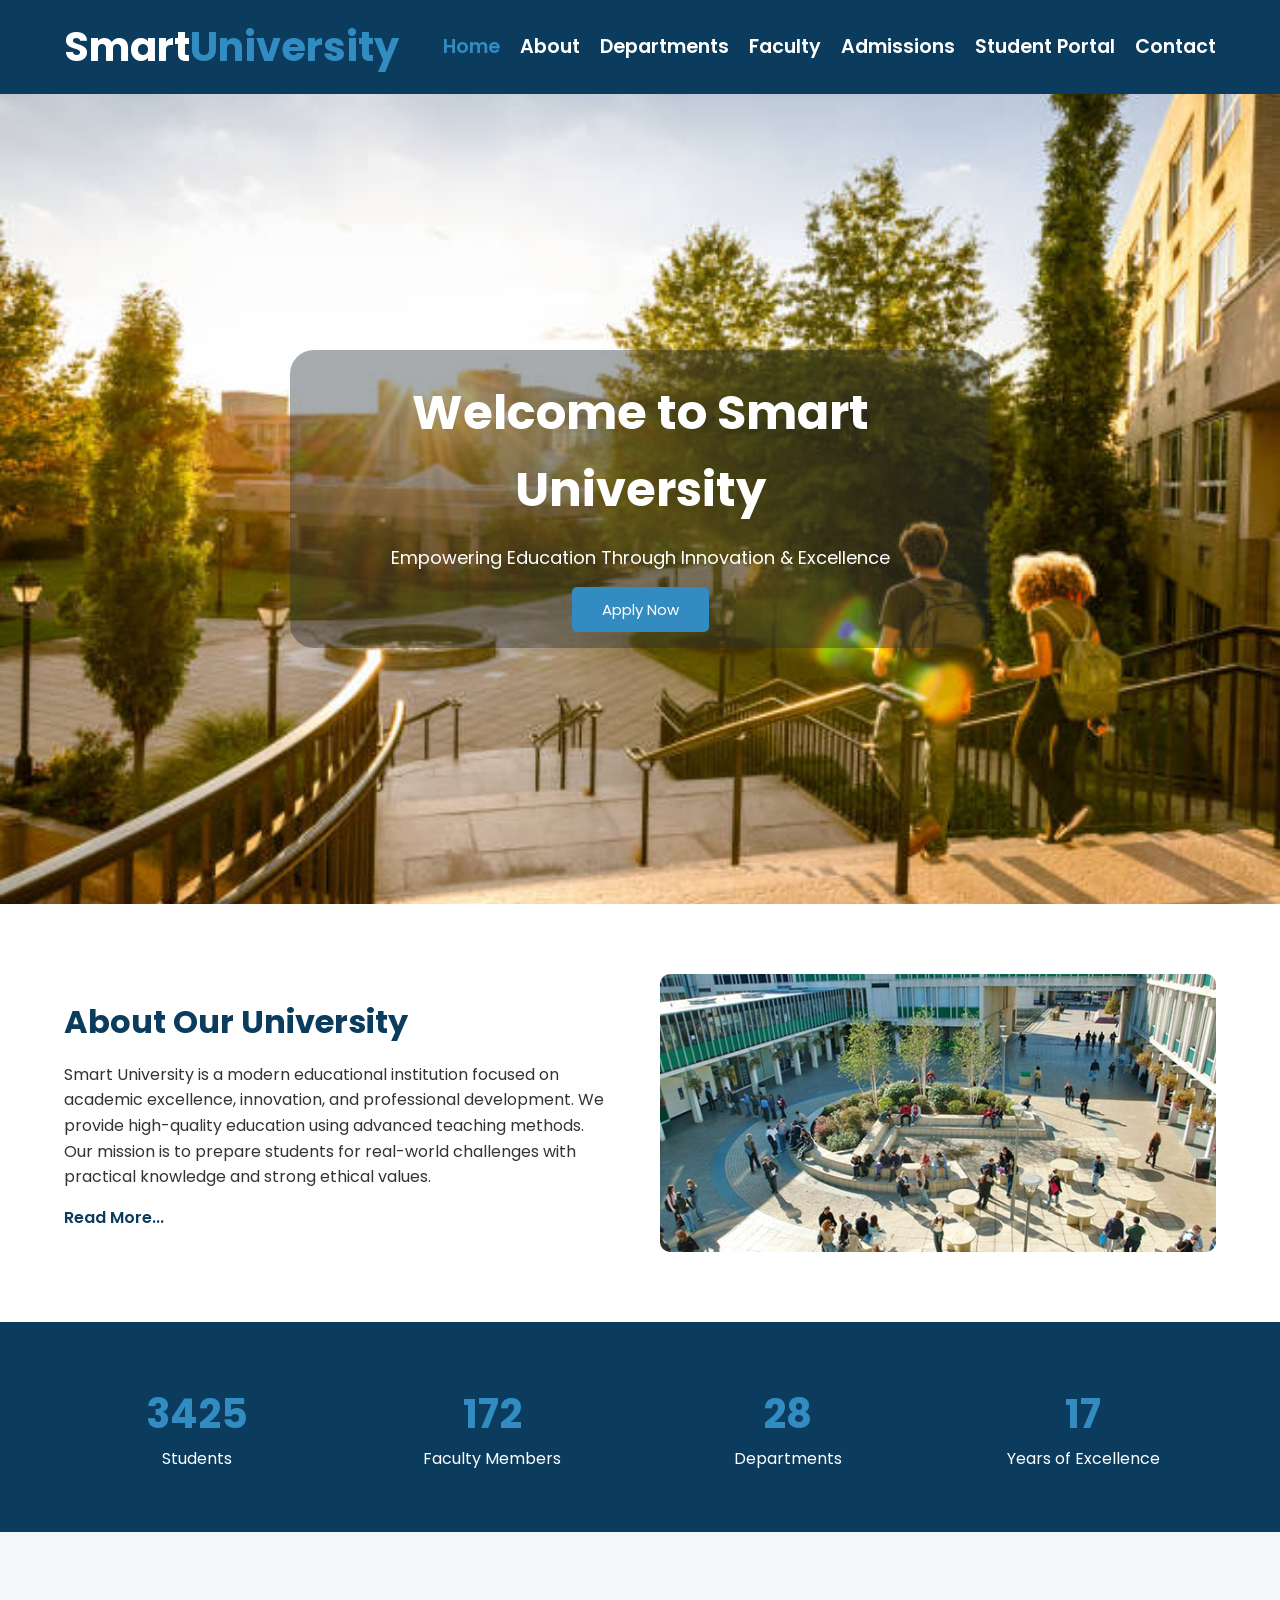
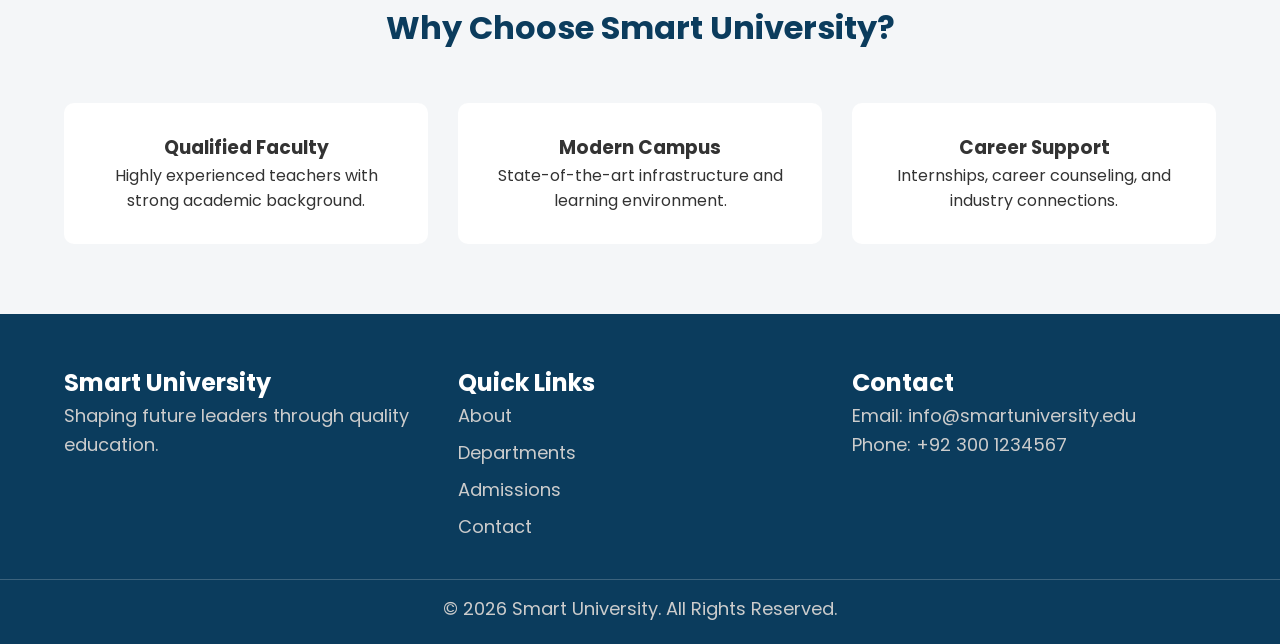
<file: index.html>
<!DOCTYPE html>
<html lang="en">

<head>
    <meta charset="UTF-8">
    <meta name="viewport" content="width=device-width, initial-scale=1.0">

    <title>Smart University | Home</title>
    <meta name="description" content="Smart University - Empowering Education Through Innovation & Excellence">

    <!-- Google Font -->
    <link rel="preconnect" href="https://fonts.googleapis.com">
    <link rel="preconnect" href="https://fonts.gstatic.com" crossorigin>
    <link href="https://fonts.googleapis.com/css2?family=Poppins:wght@300;400;500;600;700&display=swap" rel="stylesheet">

    <!-- Main CSS -->
    <link rel="stylesheet" href="css/style.css">
</head>

<body>

<!-- ================= HEADER / NAVBAR ================= -->
<header class="header">
    <div class="container nav">

        <h2 class="logo">Smart<span>University</span></h2>
        <div id="hamburger" class="hamburger">☰</div>

        <nav id="navMenu" class="nav-menu">
            <ul class="nav-links">
                <li><a href="index.html" class="active">Home</a></li>
                <li><a href="about.html">About</a></li>
                <li><a href="departments.html">Departments</a></li>
                <li><a href="faculty.html">Faculty</a></li>
                <li><a href="admissions.html">Admissions</a></li>
                <li><a href="student-portal.html">Student Portal</a></li>
                <li><a href="contact.html">Contact</a></li>
            </ul>
        </nav>

    </div>
</header>

<main>

<!-- ================= HERO SECTION ================= -->
<section class="hero">
    <div class="hero-overlay">
        <div class="hero-content">
            <h1>Welcome to Smart University</h1>
            <p>Empowering Education Through Innovation & Excellence</p>
            <a href="admissions.html" class="btn">Apply Now</a>
        </div>
    </div>
</section>

<!-- ================= ABOUT SECTION ================= -->
<section class="about">
    <div class="container">
        <div class="about-grid">

            <div class="about-text">
                <h2>About Our University</h2>
                <p>
                    Smart University is a modern educational institution focused on
                    academic excellence, innovation, and professional development.
                    We provide high-quality education using advanced teaching methods.
                </p>
                <p>
                    Our mission is to prepare students for real-world challenges
                    with practical knowledge and strong ethical values.
                </p>
                <a href="about.html" class="btn-secondary">Read More...</a>
            </div>

            <div class="about-image">
                <img src="images/campus.jpg" alt="Smart University Campus">
            </div>

        </div>
    </div>
</section>

<!-- ================= COUNTER SECTION ================= -->
<section class="counter">
    <div class="container counter-grid">

        <div class="counter-box">
            <h3 class="count" data-target="5000">0</h3>
            <p>Students</p>
        </div>

        <div class="counter-box">
            <h3 class="count" data-target="250">0</h3>
            <p>Faculty Members</p>
        </div>

        <div class="counter-box">
            <h3 class="count" data-target="40">0</h3>
            <p>Departments</p>
        </div>

        <div class="counter-box">
            <h3 class="count" data-target="25">0</h3>
            <p>Years of Excellence</p>
        </div>

    </div>
</section>

<!-- ================= FEATURES SECTION ================= -->
<section class="features">
    <div class="container">

        <h2 class="section-title">Why Choose Smart University?</h2>

        <div class="features-grid">

            <div class="feature-card">
                <h3>Qualified Faculty</h3>
                <p>Highly experienced teachers with strong academic background.</p>
            </div>

            <div class="feature-card">
                <h3>Modern Campus</h3>
                <p>State-of-the-art infrastructure and learning environment.</p>
            </div>

            <div class="feature-card">
                <h3>Career Support</h3>
                <p>Internships, career counseling, and industry connections.</p>
            </div>

        </div>

    </div>
</section>

</main>

<!-- ================= FOOTER ================= -->
<footer class="footer">

    <div class="container footer-grid">

        <div>
            <h2>Smart University</h2>
            <p>Shaping future leaders through quality education.</p>
        </div>

        <div>
            <h2>Quick Links</h2>
            <ul>
                <li><a href="about.html">About</a></li>
                <li><a href="departments.html">Departments</a></li>
                <li><a href="admissions.html">Admissions</a></li>
                <li><a href="contact.html">Contact</a></li>
            </ul>
        </div>

        <div>
            <h2>Contact</h2>
            <p>Email: info@smartuniversity.edu</p>
            <p>Phone: +92 300 1234567</p>
        </div>

    </div>

    <div class="footer-bottom">
        <p>© <span id="year"></span> Smart University. All Rights Reserved.</p>
    </div>

</footer>

<!-- ================= JAVASCRIPT ================= -->
<script src="js/script.js"></script>

<script>
    // Auto year
    document.getElementById("year").textContent = new Date().getFullYear();
</script>

</body>
</html>
</file>
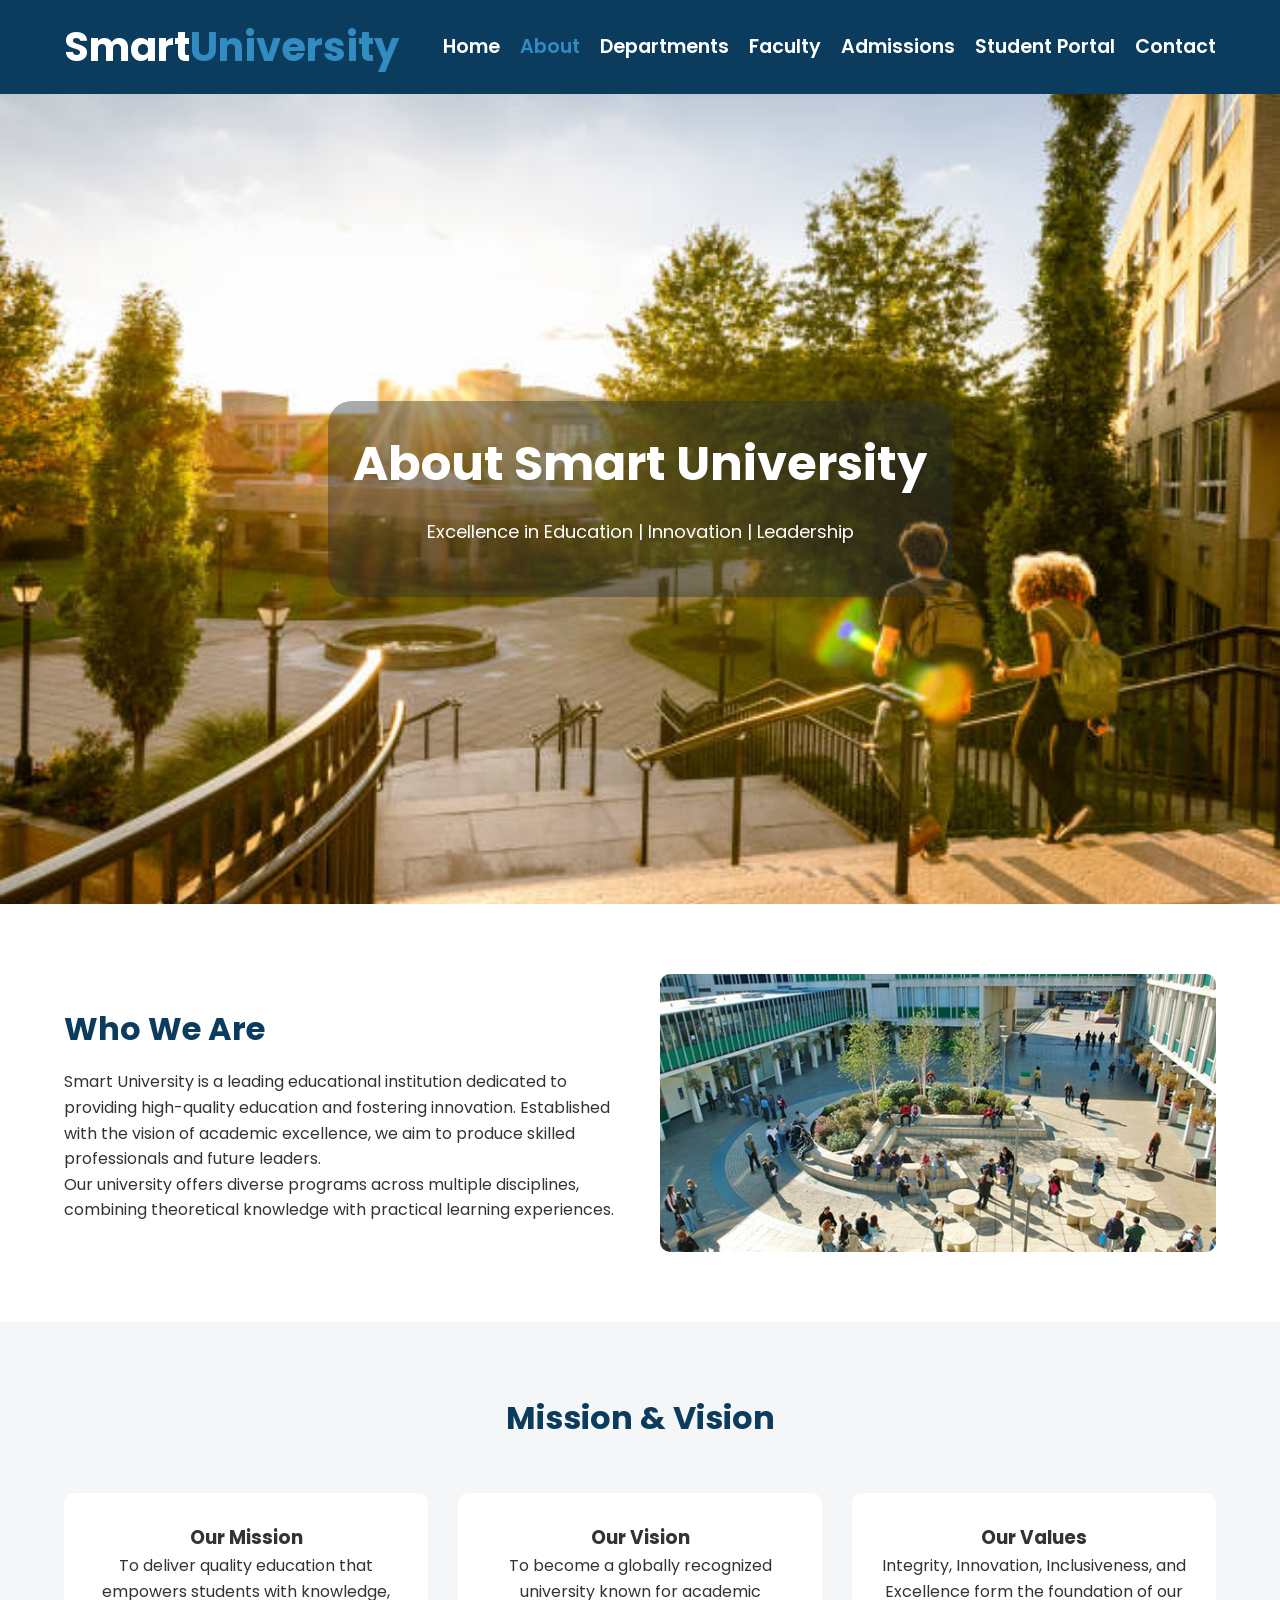
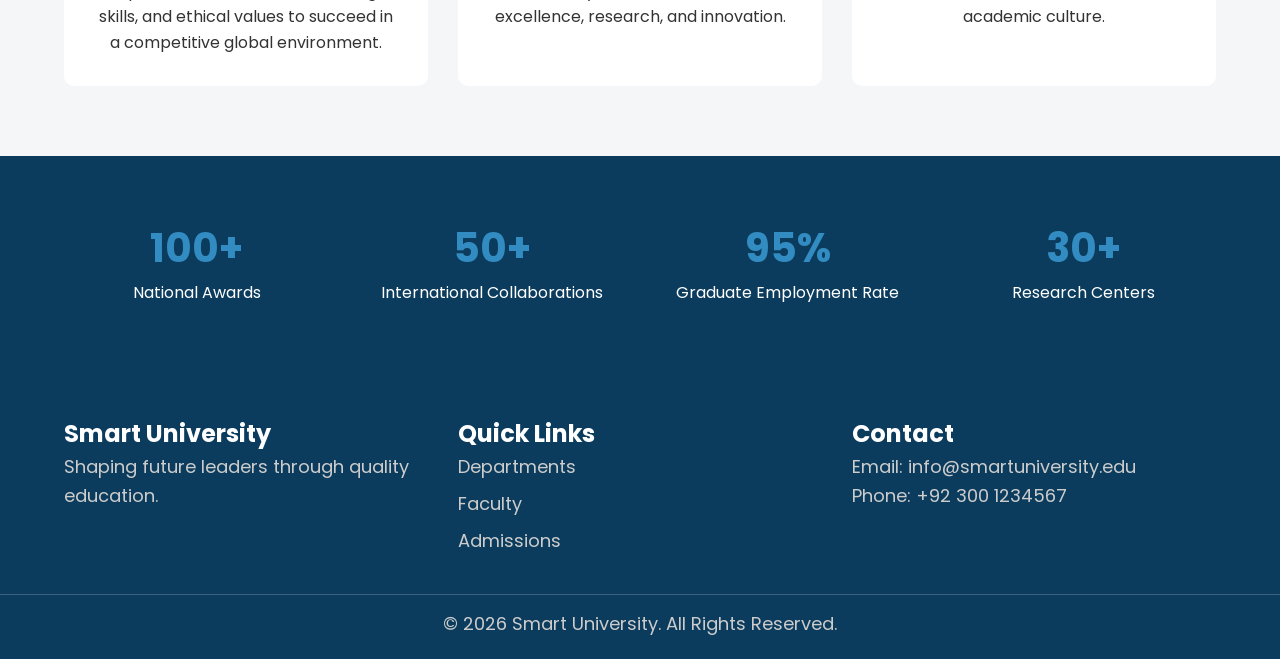
<file: about.html>
<!DOCTYPE html>
<html lang="en">

<head>
    <meta charset="UTF-8">
    <meta name="viewport" content="width=device-width, initial-scale=1.0">

    <title>About Us | Smart University</title>
    <meta name="description" content="Learn about Smart University, our mission, vision, and academic excellence.">

    <!-- Google Font -->
    <link rel="preconnect" href="https://fonts.googleapis.com">
    <link rel="preconnect" href="https://fonts.gstatic.com" crossorigin>
    <link href="https://fonts.googleapis.com/css2?family=Poppins:wght@300;400;500;600;700&display=swap" rel="stylesheet">

    <!-- Main CSS -->
    <link rel="stylesheet" href="css/style.css">
</head>

<body>

<!-- ================= HEADER / NAVBAR ================= -->
<header class="header">
    <div class="container nav">

        <div class="logo">Smart<span>University</span></div>
        <div id="hamburger" class="hamburger">☰</div>

        <nav id="navMenu" class="nav-menu">
            <ul class="nav-links">
                <li><a href="index.html">Home</a></li>
                <li><a href="about.html" class="active">About</a></li>
                <li><a href="departments.html">Departments</a></li>
                <li><a href="faculty.html">Faculty</a></li>
                <li><a href="admissions.html">Admissions</a></li>
                <li><a href="student-portal.html">Student Portal</a></li>
                <li><a href="contact.html">Contact</a></li>
            </ul>
        </nav>

    </div>
</header>


<main>

<!-- ================= PAGE BANNER ================= -->
<section class="hero small-hero">
    <div class="hero-overlay">
        <div class="hero-content">
            <h1>About Smart University</h1>
            <p>Excellence in Education | Innovation | Leadership</p>
        </div>
    </div>
</section>


<!-- ================= ABOUT DETAILS ================= -->
<section class="about">
    <div class="container">
        <div class="about-grid">

            <div class="about-text">
                <h2>Who We Are</h2>

                <p>
                    Smart University is a leading educational institution dedicated
                    to providing high-quality education and fostering innovation.
                    Established with the vision of academic excellence, we aim to
                    produce skilled professionals and future leaders.
                </p>

                <p>
                    Our university offers diverse programs across multiple
                    disciplines, combining theoretical knowledge with practical
                    learning experiences.
                </p>
            </div>

            <div class="about-image">
                <img src="images/campus.jpg" alt="Smart University Campus">
            </div>

        </div>
    </div>
</section>


<!-- ================= MISSION & VISION ================= -->
<section class="features">
    <div class="container">

        <h2 class="section-title">Mission & Vision</h2>

        <div class="features-grid">

            <div class="feature-card">
                <h3>Our Mission</h3>
                <p>
                    To deliver quality education that empowers students with
                    knowledge, skills, and ethical values to succeed in a
                    competitive global environment.
                </p>
            </div>

            <div class="feature-card">
                <h3>Our Vision</h3>
                <p>
                    To become a globally recognized university known for
                    academic excellence, research, and innovation.
                </p>
            </div>

            <div class="feature-card">
                <h3>Our Values</h3>
                <p>
                    Integrity, Innovation, Inclusiveness, and Excellence
                    form the foundation of our academic culture.
                </p>
            </div>

        </div>

    </div>
</section>


<!-- ================= ACHIEVEMENTS ================= -->
<section class="counter">
    <div class="container counter-grid">

        <div class="counter-box">
            <h3>100+</h3>
            <p>National Awards</p>
        </div>

        <div class="counter-box">
            <h3>50+</h3>
            <p>International Collaborations</p>
        </div>

        <div class="counter-box">
            <h3>95%</h3>
            <p>Graduate Employment Rate</p>
        </div>

        <div class="counter-box">
            <h3>30+</h3>
            <p>Research Centers</p>
        </div>

    </div>
</section>

</main>


<!-- ================= FOOTER ================= -->
<footer class="footer">

    <div class="container footer-grid">

        <div>
            <h2>Smart University</h2>
            <p>Shaping future leaders through quality education.</p>
        </div>

        <div>
            <h2>Quick Links</h2>
            <ul>
                <li><a href="departments.html">Departments</a></li>
                <li><a href="faculty.html">Faculty</a></li>
                <li><a href="admissions.html">Admissions</a></li>
            </ul>
        </div>

        <div>
            <h2>Contact</h2>
            <p>Email: info@smartuniversity.edu</p>
            <p>Phone: +92 300 1234567</p>
        </div>

    </div>

    <div class="footer-bottom">
        <p>© <span id="year"></span> Smart University. All Rights Reserved.</p>
    </div>

</footer>


<!-- ================= JAVASCRIPT ================= -->
<script src="js/script.js"></script>

<script>
    // Auto year
    document.getElementById("year").textContent = new Date().getFullYear();
</script>

</body>
</html>
</file>
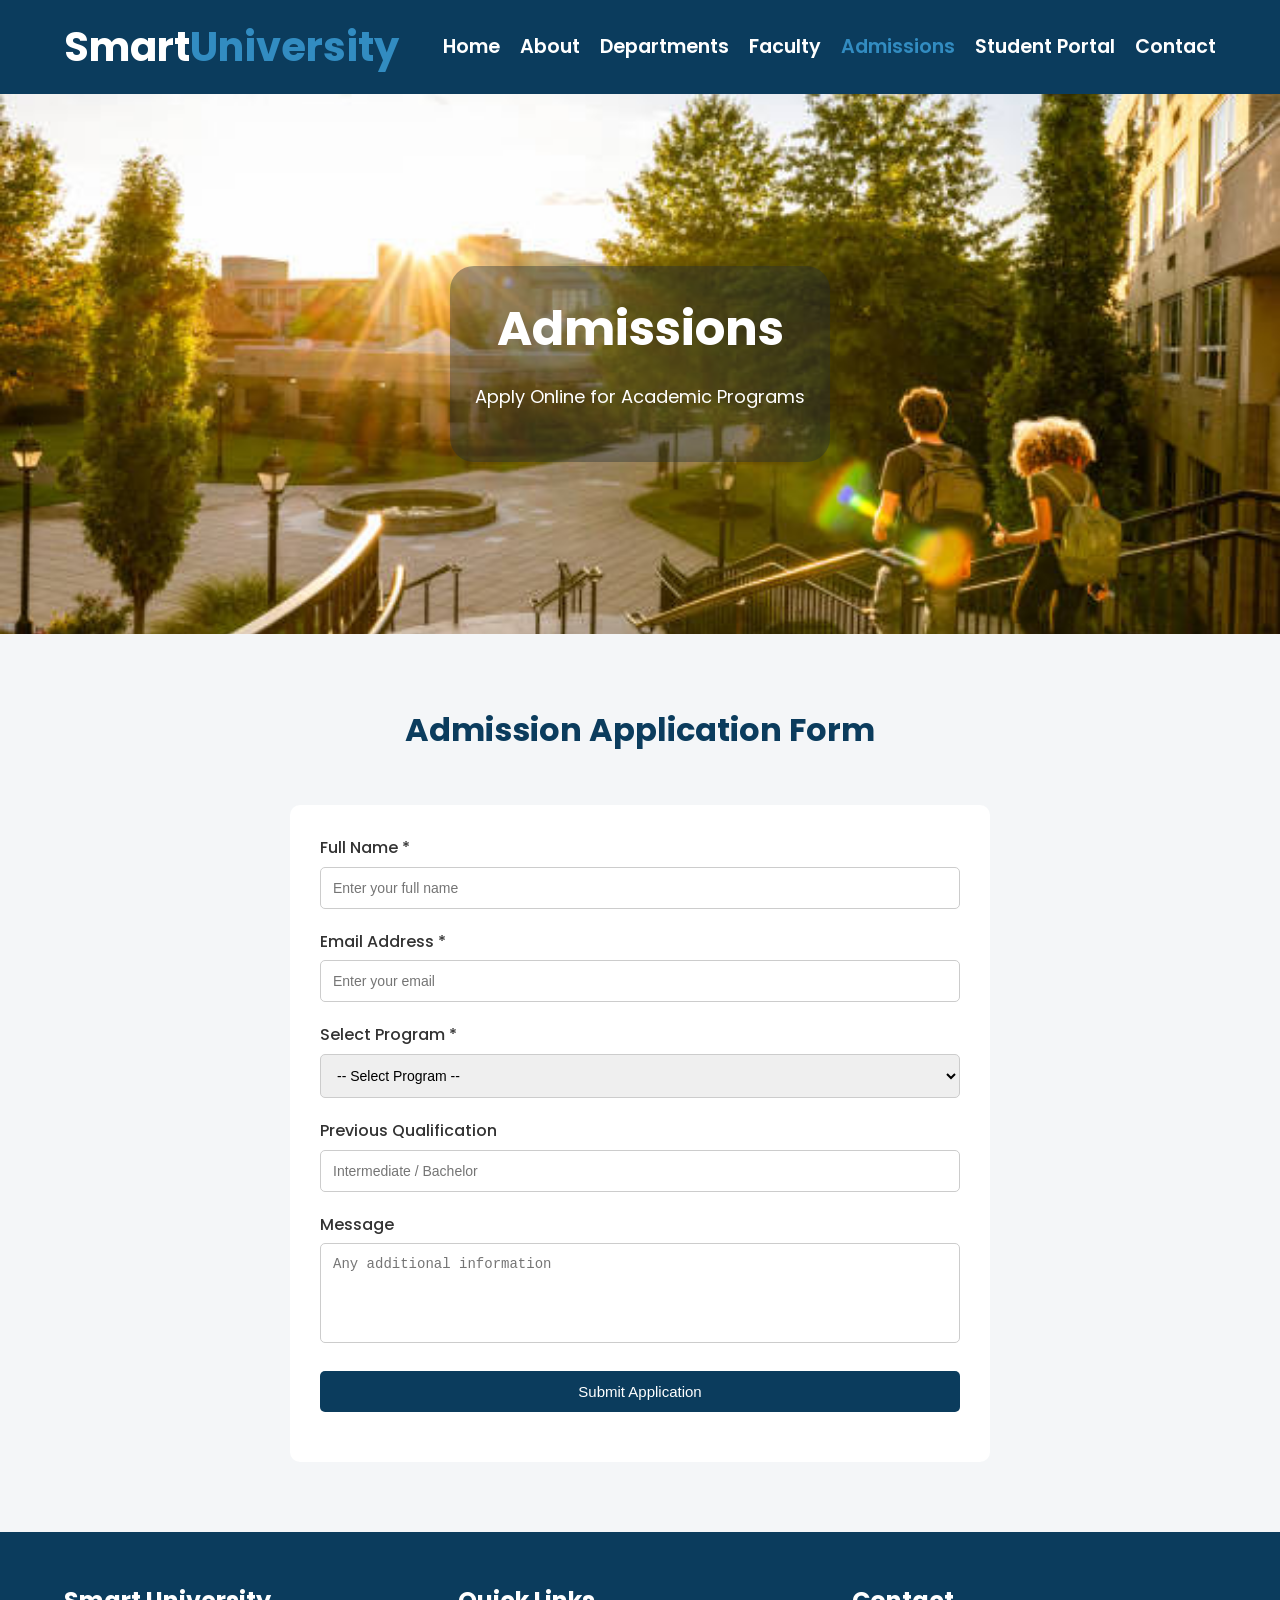
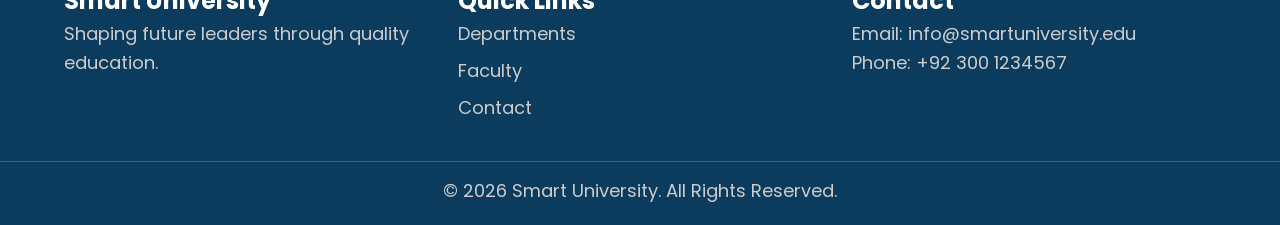
<file: admissions.html>
<!DOCTYPE html>
<html lang="en">

<head>
    <meta charset="UTF-8">
    <meta name="viewport" content="width=device-width, initial-scale=1.0">

    <title>Admissions | Smart University</title>
    <meta name="description" content="Apply online for admissions at Smart University.">

    <!-- Google Font -->
    <link rel="preconnect" href="https://fonts.googleapis.com">
    <link rel="preconnect" href="https://fonts.gstatic.com" crossorigin>
    <link href="https://fonts.googleapis.com/css2?family=Poppins:wght@300;400;500;600;700&display=swap" rel="stylesheet">

    <!-- Main CSS -->
    <link rel="stylesheet" href="css/style.css">
</head>

<body>

<!-- ================= HEADER ================= -->
<header class="header">
    <div class="container nav">

        <h2 class="logo">Smart<span>University</span></h2>
        <div id="hamburger" class="hamburger">☰</div>

        <nav id="navMenu" class="nav-menu">
            <ul class="nav-links">
                <li><a href="index.html">Home</a></li>
                <li><a href="about.html">About</a></li>
                <li><a href="departments.html">Departments</a></li>
                <li><a href="faculty.html">Faculty</a></li>
                <li><a href="admissions.html" class="active">Admissions</a></li>
                <li><a href="student-portal.html">Student Portal</a></li>
                <li><a href="contact.html">Contact</a></li>
            </ul>
        </nav>

    </div>
</header>


<main>

<!-- ================= PAGE BANNER ================= -->
<section class="hero small-hero" style="height: 60vh;">
    <div class="hero-overlay">
        <div class="hero-content">
            <h1>Admissions</h1>
            <p>Apply Online for Academic Programs</p>
        </div>
    </div>
</section>


<!-- ================= ADMISSION FORM ================= -->
<section class="features">

    <div class="container">

        <h2 class="section-title">Admission Application Form</h2>

        <div class="form-container">

            <form id="admissionForm" onsubmit="return validateAdmissionForm()">

                <div class="form-group">
                    <label for="name">Full Name *</label>
                    <input type="text" id="name" name="name" placeholder="Enter your full name" required>
                </div>

                <div class="form-group">
                    <label for="email">Email Address *</label>
                    <input type="email" id="email" name="email" placeholder="Enter your email" required>
                </div>

                <div class="form-group">
                    <label for="program">Select Program *</label>
                    <select id="program" name="program" required>
                        <option value="">-- Select Program --</option>
                        <option>BS Computer Science</option>
                        <option>BS Information Technology</option>
                        <option>BS Software Engineering</option>
                        <option>BBA</option>
                        <option>MBA</option>
                        <option>BS Accounting & Finance</option>
                        <option>Electrical Engineering</option>
                        <option>Civil Engineering</option>
                        <option>Mechanical Engineering</option>
                        <option>Pharm-D</option>
                        <option>BS Nursing</option>
                        <option>Doctor of Physical Therapy (DPT)</option>
                        <option>BS Psychology</option>
                        <option>BS Sociology</option>
                        <option>BS Media & Communication</option>
                        <option>Fine Arts</option>
                        <option>Graphic Design</option>
                        <option>BS Mathematics</option>
                        <option>BS Physics</option>
                        <option>BS Chemistry</option>
                    </select>
                </div>

                <div class="form-group">
                    <label for="qualification">Previous Qualification</label>
                    <input type="text" id="qualification" name="qualification" placeholder="Intermediate / Bachelor">
                </div>

                <div class="form-group">
                    <label for="message">Message</label>
                    <textarea id="message" name="message" placeholder="Any additional information"></textarea>
                </div>

                <div class="form-group">
                    <button type="submit" class="btn">Submit Application</button>
                </div>

            </form>

        </div>

    </div>

</section>

</main>


<!-- ================= FOOTER ================= -->
<footer class="footer">

    <div class="container footer-grid">

        <div>
            <h2>Smart University</h2>
            <p>Shaping future leaders through quality education.</p>
        </div>

        <div>
            <h2>Quick Links</h2>
            <ul>
                <li><a href="departments.html">Departments</a></li>
                <li><a href="faculty.html">Faculty</a></li>
                <li><a href="contact.html">Contact</a></li>
            </ul>
        </div>

        <div>
            <h2>Contact</h2>
            <p>Email: info@smartuniversity.edu</p>
            <p>Phone: +92 300 1234567</p>
        </div>

    </div>

    <div class="footer-bottom">
        <p>© <span id="year"></span> Smart University. All Rights Reserved.</p>
    </div>

</footer>


<!-- ================= MAIN JS ================= -->
<script src="js/script.js"></script>

<script>
    // Auto footer year
    document.getElementById("year").textContent = new Date().getFullYear();

    // Form validation function
    function validateAdmissionForm() {
        const name = document.getElementById("name").value.trim();
        const email = document.getElementById("email").value.trim();
        const program = document.getElementById("program").value;

        if (name === "" || email === "" || program === "") {
            alert("Please fill in all required fields.");
            return false; // Prevent form submission
        }
        return true; // Allow form submission
    }
</script>

</body>
</html>
</file>
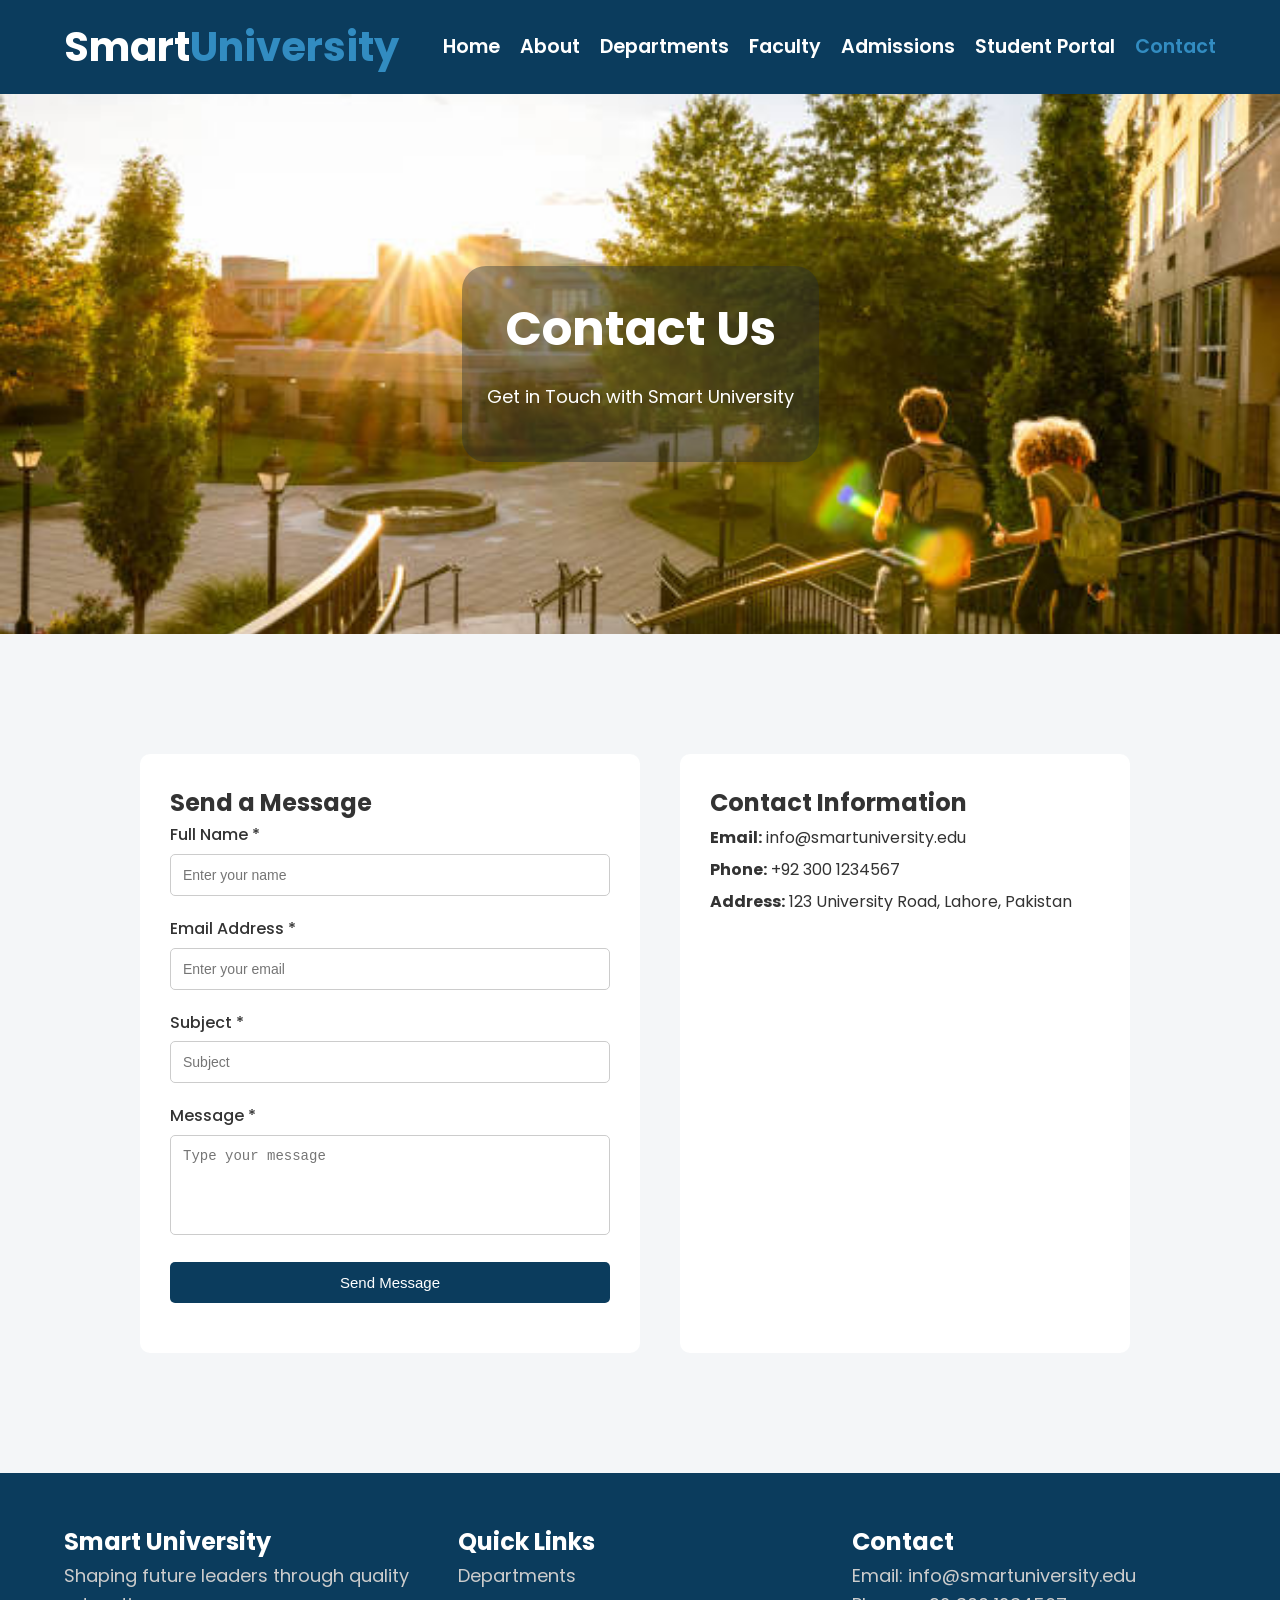
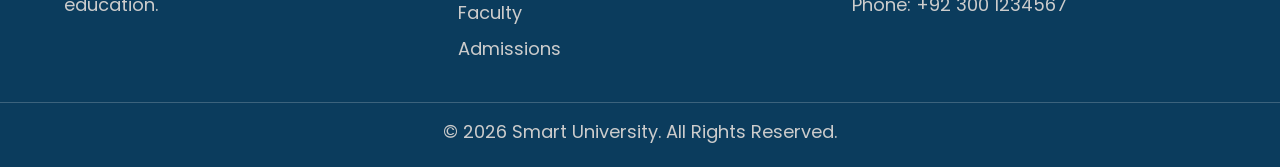
<file: contact.html>
<!DOCTYPE html>
<html lang="en">

<head>
    <meta charset="UTF-8">
    <meta name="viewport" content="width=device-width, initial-scale=1.0">

    <title>Contact | Smart University</title>
    <meta name="description" content="Contact Smart University for admissions and information.">

    <!-- Google Font -->
    <link rel="preconnect" href="https://fonts.googleapis.com">
    <link rel="preconnect" href="https://fonts.gstatic.com" crossorigin>
    <link href="https://fonts.googleapis.com/css2?family=Poppins:wght@300;400;500;600;700&display=swap" rel="stylesheet">

    <!-- Main CSS -->
    <link rel="stylesheet" href="css/style.css">
</head>

<body>

<!-- ================= HEADER ================= -->
<header class="header">
    <div class="container nav">

        <h2 class="logo">Smart<span>University</span></h2>
        <div id="hamburger" class="hamburger">☰</div>

        <nav id="navMenu" class="nav-menu">
            <ul class="nav-links">
                <li><a href="index.html">Home</a></li>
                <li><a href="about.html">About</a></li>
                <li><a href="departments.html">Departments</a></li>
                <li><a href="faculty.html">Faculty</a></li>
                <li><a href="admissions.html">Admissions</a></li>
                <li><a href="student-portal.html">Student Portal</a></li>
                <li><a href="contact.html" class="active">Contact</a></li>
            </ul>
        </nav>

    </div>
</header>


<main>

<!-- ================= PAGE BANNER ================= -->
<section class="hero small-hero" style="height: 60vh;">
    <div class="hero-overlay">
        <div class="hero-content">
            <h1>Contact Us</h1>
            <p>Get in Touch with Smart University</p>
        </div>
    </div>
</section>


<!-- ================= CONTACT SECTION ================= -->
<section class="features">

    <div class="container contact-container">

        <!-- Contact Form -->
        <div class="contact-form">

            <h2>Send a Message</h2>

            <form id="contactForm" onsubmit="return validateContactForm()">

                <div class="form-group">
                    <label for="contactName">Full Name *</label>
                    <input type="text" id="contactName" name="name" placeholder="Enter your name" required>
                </div>

                <div class="form-group">
                    <label for="contactEmail">Email Address *</label>
                    <input type="email" id="contactEmail" name="email" placeholder="Enter your email" required>
                </div>

                <div class="form-group">
                    <label for="contactSubject">Subject *</label>
                    <input type="text" id="contactSubject" name="subject" placeholder="Subject" required>
                </div>

                <div class="form-group">
                    <label for="contactMessage">Message *</label>
                    <textarea id="contactMessage" name="message" placeholder="Type your message" required></textarea>
                </div>

                <div class="form-group">
                    <button type="submit" class="btn">Send Message</button>
                </div>

            </form>

        </div>


        <!-- Contact Info + Map -->
        <div class="contact-info">

            <h2>Contact Information</h2>

            <p><strong>Email:</strong> info@smartuniversity.edu</p>
            <p><strong>Phone:</strong> +92 300 1234567</p>
            <p><strong>Address:</strong> 123 University Road, Lahore, Pakistan</p>

            <!-- Google Map -->
            <iframe
                src="https://www.google.com/maps/embed?pb=!1m18!1m12!1m3!1d3319.540241391286!2d74.3587!3d31.5204!2m3!1f0!2f0!3f0!3m2!1i1024!2i768!4f13.1!3m3!1m2!1s0x391904f37de2d8d3%3A0x7f0d6b2e598d6d88!2sLahore!5e0!3m2!1sen!2s!4v1588083911224!5m2!1sen!2s"
                width="100%"
                height="250"
                style="border:0;"
                allowfullscreen="true"
                loading="lazy">
            </iframe>

        </div>

    </div>

</section>

</main>


<!-- ================= FOOTER ================= -->
<footer class="footer">

    <div class="container footer-grid">

        <div>
            <h2>Smart University</h2>
            <p>Shaping future leaders through quality education.</p>
        </div>

        <div>
            <h2>Quick Links</h2>
            <ul>
                <li><a href="departments.html">Departments</a></li>
                <li><a href="faculty.html">Faculty</a></li>
                <li><a href="admissions.html">Admissions</a></li>
            </ul>
        </div>

        <div>
            <h2>Contact</h2>
            <p>Email: info@smartuniversity.edu</p>
            <p>Phone: +92 300 1234567</p>
        </div>

    </div>

    <div class="footer-bottom">
        <p>© <span id="year"></span> Smart University. All Rights Reserved.</p>
    </div>

</footer>


<!-- ================= JS ================= -->

<script src="js/script.js"></script>

<script>

    // Footer year auto
    document.getElementById("year").textContent = new Date().getFullYear();

    function validateContactForm() {

        const name = document.getElementById("contactName").value.trim();
        const email = document.getElementById("contactEmail").value.trim();
        const subject = document.getElementById("contactSubject").value.trim();
        const message = document.getElementById("contactMessage").value.trim();

        if (name === "" || email === "" || subject === "" || message === "") {
            alert("Please fill all required fields!");
            return false;
        }

        alert("Message sent successfully!");
        return true;
    }

</script>

</body>
</html>
</file>
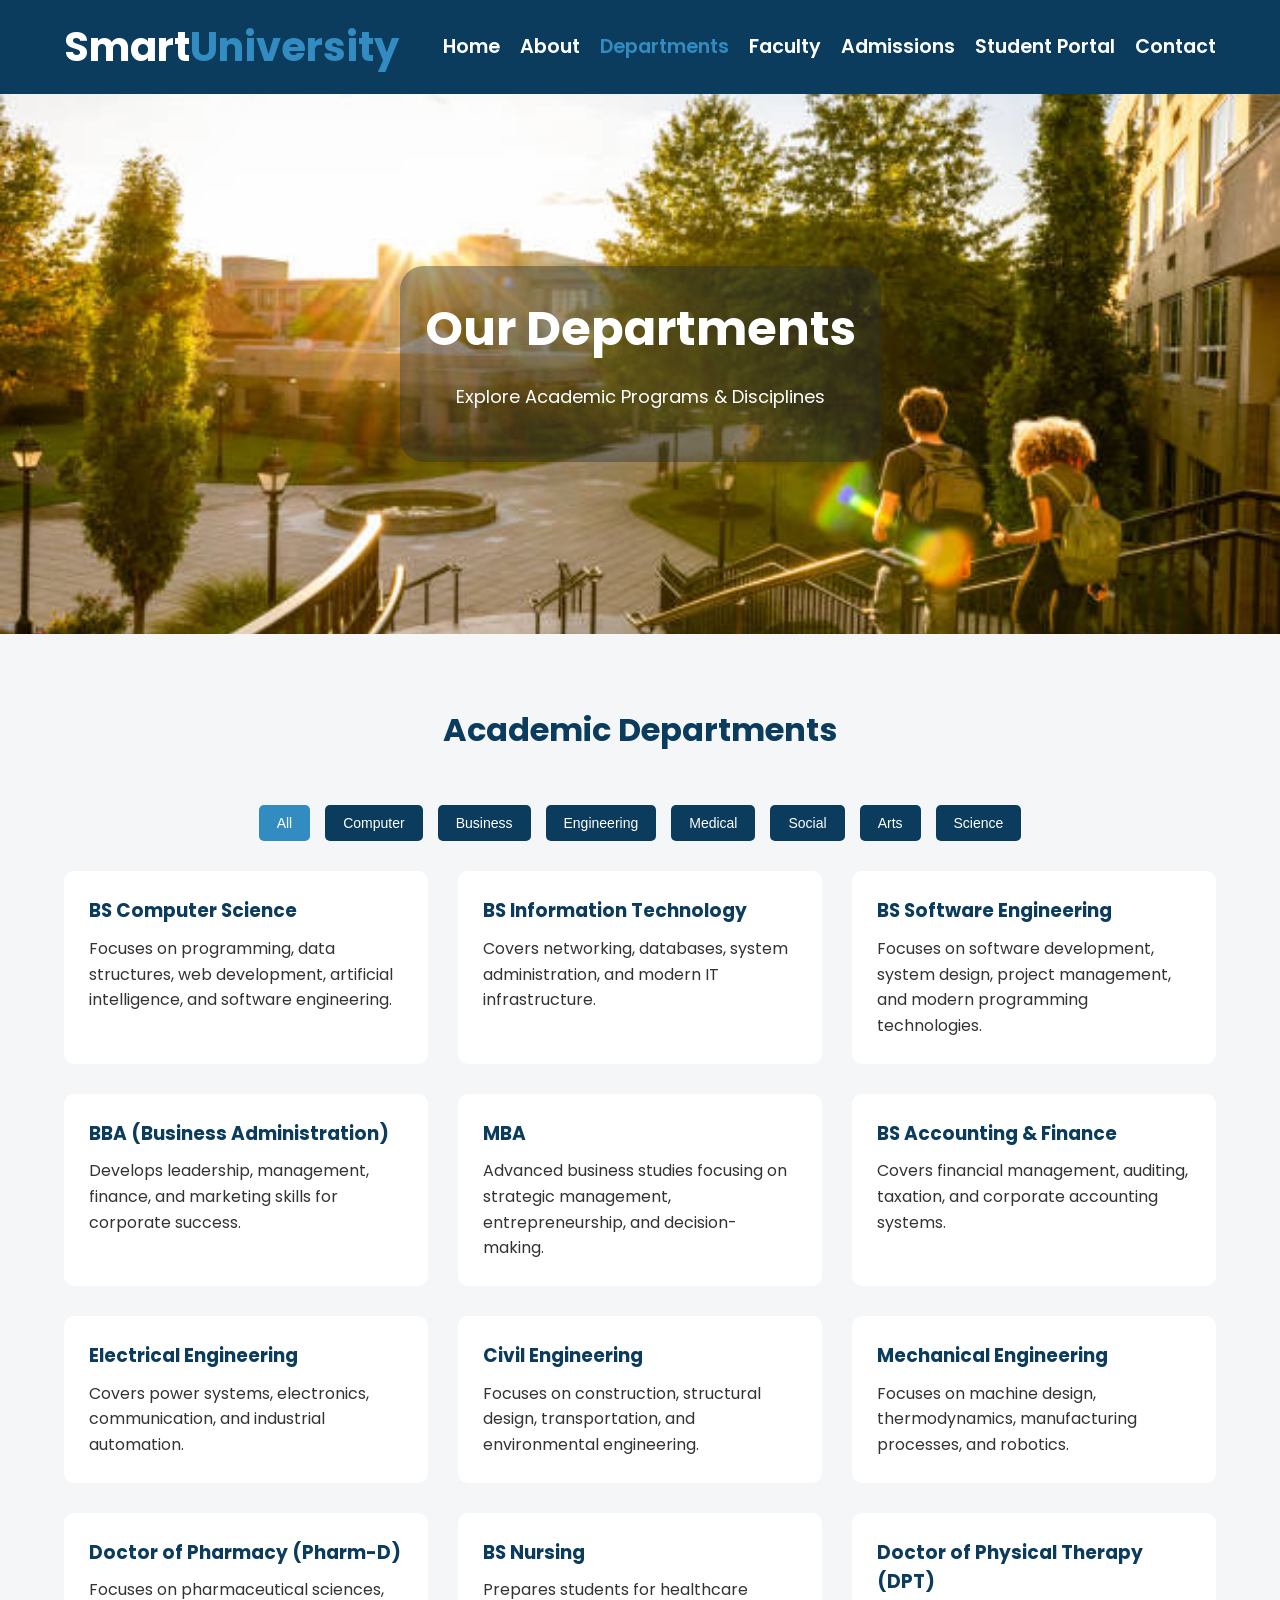
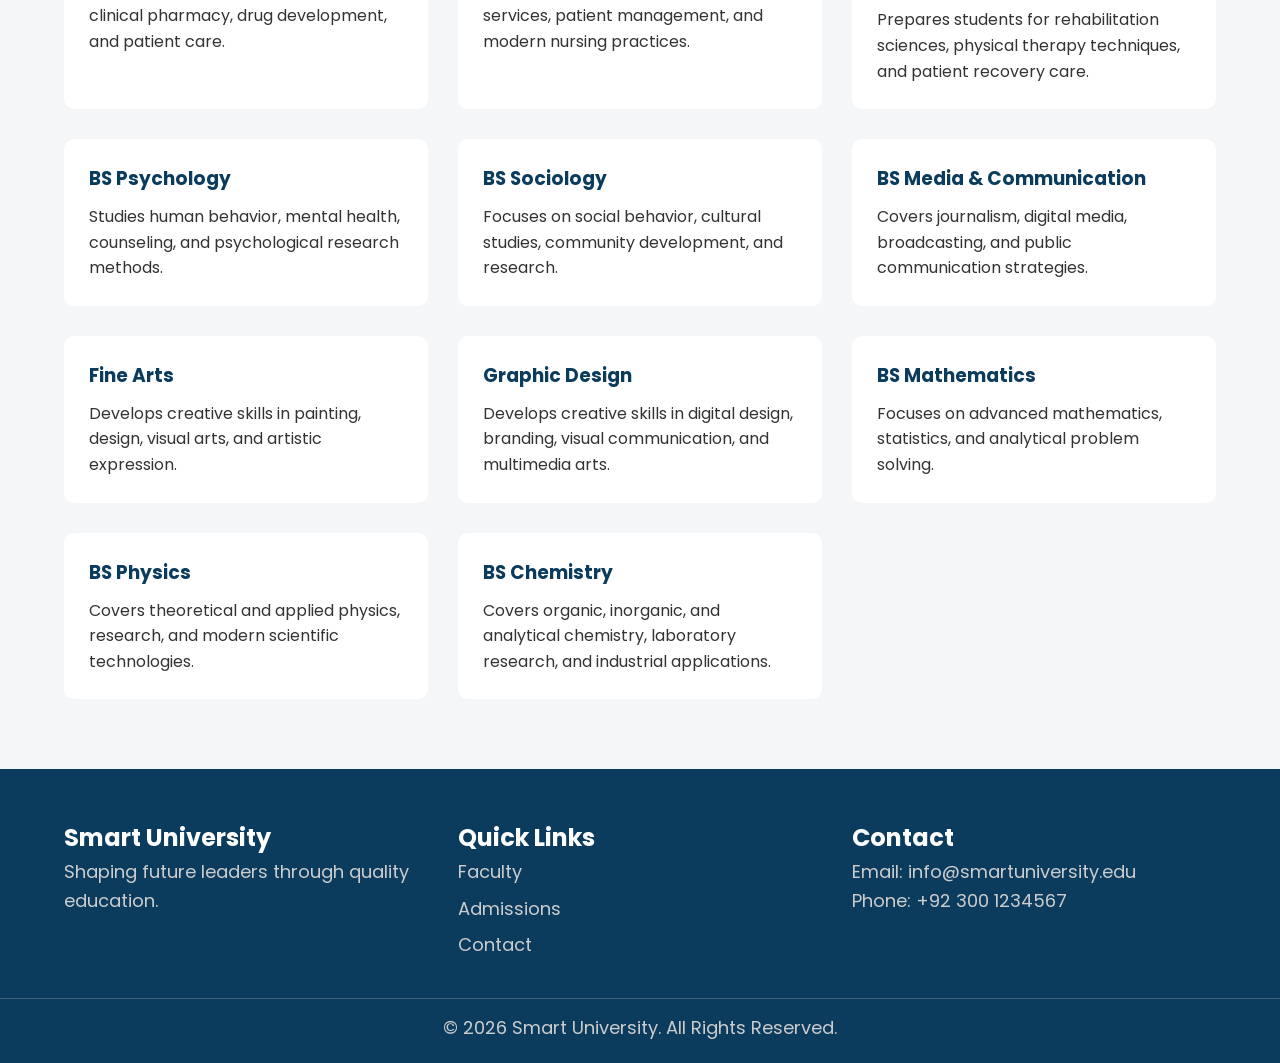
<file: departments.html>
<!DOCTYPE html>
<html lang="en">
<head>
    <meta charset="UTF-8">
    <title>Departments | Smart University</title>
    <meta name="viewport" content="width=device-width, initial-scale=1.0">

    <!-- Google Font -->
    <link href="https://fonts.googleapis.com/css2?family=Poppins:wght@300;400;500;600;700&display=swap" rel="stylesheet">

    <!-- Main CSS -->
    <link rel="stylesheet" href="css/style.css">
</head>
<body>

<!-- ================= HEADER / NAVBAR ================= -->
<header class="header">
    <div class="container nav">
        <h2 class="logo">Smart<span>University</span></h2>
        <div id="hamburger" class="hamburger">☰</div>

        <nav id="navMenu" class="nav-menu">
            <ul class="nav-links">
                <li><a href="index.html">Home</a></li>
                <li><a href="about.html">About</a></li>
                <li><a href="departments.html" class="active">Departments</a></li>
                <li><a href="faculty.html">Faculty</a></li>
                <li><a href="admissions.html">Admissions</a></li>
                <li><a href="student-portal.html">Student Portal</a></li>
                <li><a href="contact.html">Contact</a></li>
            </ul>
        </nav>
    </div>
</header>

<!-- ================= PAGE BANNER ================= -->
<section class="hero" style="height:60vh;">
    <div class="hero-overlay">
        <div class="hero-content">
            <h1>Our Departments</h1>
            <p>Explore Academic Programs & Disciplines</p>
        </div>
    </div>
</section>

<!-- ================= DEPARTMENTS SECTION ================= -->
<section class="features">
    <div class="container">
        <h2 class="section-title">Academic Departments</h2>

        <!-- Filter Buttons -->
        <div class="filter-bar">
            <button class="active" data-filter="all">All</button>
            <button data-filter="cs">Computer</button>
            <button data-filter="business">Business</button>
            <button data-filter="engineering">Engineering</button>
            <button data-filter="medical">Medical</button>
            <button data-filter="social">Social</button>
            <button data-filter="arts">Arts</button>
            <button data-filter="science">Science</button>
        </div>

        <!-- Departments Grid -->
        <div class="dept-grid">

            <!-- Computer Science -->
            <div class="dept-card cs">
                <h3>BS Computer Science</h3>
                <p>
                    Focuses on programming, data structures, web development,
                    artificial intelligence, and software engineering.
                </p>
            </div>

            <div class="dept-card cs">
                <h3>BS Information Technology</h3>
                <p>
                    Covers networking, databases, system administration,
                    and modern IT infrastructure.
                </p>
            </div>

            <div class="dept-card cs">
                <h3>BS Software Engineering</h3>
                <p>
                    Focuses on software development, system design,
                    project management, and modern programming technologies.
                </p>
            </div>

            <!-- Business -->
            <div class="dept-card business">
                <h3>BBA (Business Administration)</h3>
                <p>
                    Develops leadership, management, finance, and marketing
                    skills for corporate success.
                </p>
            </div>

            <div class="dept-card business">
                <h3>MBA</h3>
                <p>
                    Advanced business studies focusing on strategic management,
                    entrepreneurship, and decision-making.
                </p>
            </div>

            <div class="dept-card business">
                <h3>BS Accounting & Finance</h3>
                <p>
                    Covers financial management, auditing,
                    taxation, and corporate accounting systems.
                </p>
            </div>

            <!-- Engineering -->
            <div class="dept-card engineering">
                <h3>Electrical Engineering</h3>
                <p>
                    Covers power systems, electronics, communication,
                    and industrial automation.
                </p>
            </div>

            <div class="dept-card engineering">
                <h3>Civil Engineering</h3>
                <p>
                    Focuses on construction, structural design,
                    transportation, and environmental engineering.
                </p>
            </div>

            <div class="dept-card engineering">
                <h3>Mechanical Engineering</h3>
                <p>
                    Focuses on machine design, thermodynamics,
                    manufacturing processes, and robotics.
                </p>
            </div>

            <!-- Medical & Health -->
            <div class="dept-card medical">
                <h3>Doctor of Pharmacy (Pharm-D)</h3>
                <p>
                    Focuses on pharmaceutical sciences, clinical pharmacy,
                    drug development, and patient care.
                </p>
            </div>

            <div class="dept-card medical">
                <h3>BS Nursing</h3>
                <p>
                    Prepares students for healthcare services, patient management,
                    and modern nursing practices.
                </p>
            </div>

            <div class="dept-card medical">
                <h3>Doctor of Physical Therapy (DPT)</h3>
                <p>
                    Prepares students for rehabilitation sciences,
                    physical therapy techniques, and patient recovery care.
                </p>
            </div>

            <!-- Social Sciences -->
            <div class="dept-card social">
                <h3>BS Psychology</h3>
                <p>
                    Studies human behavior, mental health, counseling,
                    and psychological research methods.
                </p>
            </div>

            <div class="dept-card social">
                <h3>BS Sociology</h3>
                <p>
                    Focuses on social behavior, cultural studies,
                    community development, and research.
                </p>
            </div>

            <!-- Arts & Media -->
            <div class="dept-card arts">
                <h3>BS Media & Communication</h3>
                <p>
                    Covers journalism, digital media, broadcasting,
                    and public communication strategies.
                </p>
            </div>

            <div class="dept-card arts">
                <h3>Fine Arts</h3>
                <p>
                    Develops creative skills in painting, design,
                    visual arts, and artistic expression.
                </p>
            </div>

            <div class="dept-card arts">
                <h3>Graphic Design</h3>
                <p>
                    Develops creative skills in digital design,
                    branding, visual communication, and multimedia arts.
                </p>
            </div>

            <!-- Mathematics & Science -->
            <div class="dept-card science">
                <h3>BS Mathematics</h3>
                <p>
                    Focuses on advanced mathematics, statistics,
                    and analytical problem solving.
                </p>
            </div>

            <div class="dept-card science">
                <h3>BS Physics</h3>
                <p>
                    Covers theoretical and applied physics,
                    research, and modern scientific technologies.
                </p>
            </div>

            <div class="dept-card science">
                <h3>BS Chemistry</h3>
                <p>
                    Covers organic, inorganic, and analytical chemistry,
                    laboratory research, and industrial applications.
                </p>
            </div>

        </div>
    </div>
</section>

<!-- ================= FOOTER ================= -->
<footer class="footer">
    <div class="container footer-grid">
        <div>
            <h2>Smart University</h2>
            <p>Shaping future leaders through quality education.</p>
        </div>

        <div>
            <h2>Quick Links</h2>
            <ul>
                <li><a href="faculty.html">Faculty</a></li>
                <li><a href="admissions.html">Admissions</a></li>
                <li><a href="contact.html">Contact</a></li>
            </ul>
        </div>

        <div>
            <h2>Contact</h2>
            <p>Email: info@smartuniversity.edu</p>
            <p>Phone: +92 300 1234567</p>
        </div>
    </div>

    <div class="footer-bottom">
        <p>© 2026 Smart University. All Rights Reserved.</p>
    </div>
</footer>

<!-- ================= PAGE JS (FILTER LOGIC) ================= -->

<script src="js/script.js"></script>

<script>
const filterButtons = document.querySelectorAll(".filter-bar button");
const cards = document.querySelectorAll(".dept-card");

filterButtons.forEach(button => {
    button.addEventListener("click", () => {

        document.querySelector(".filter-bar .active")
        .classList.remove("active");

        button.classList.add("active");

        const filter = button.getAttribute("data-filter");

        cards.forEach(card => {
            if (filter === "all" || card.classList.contains(filter)) {
                card.style.display = "block";
            } else {
                card.style.display = "none";
            }
        });

    });
});
</script>

</body>
</html>
</file>
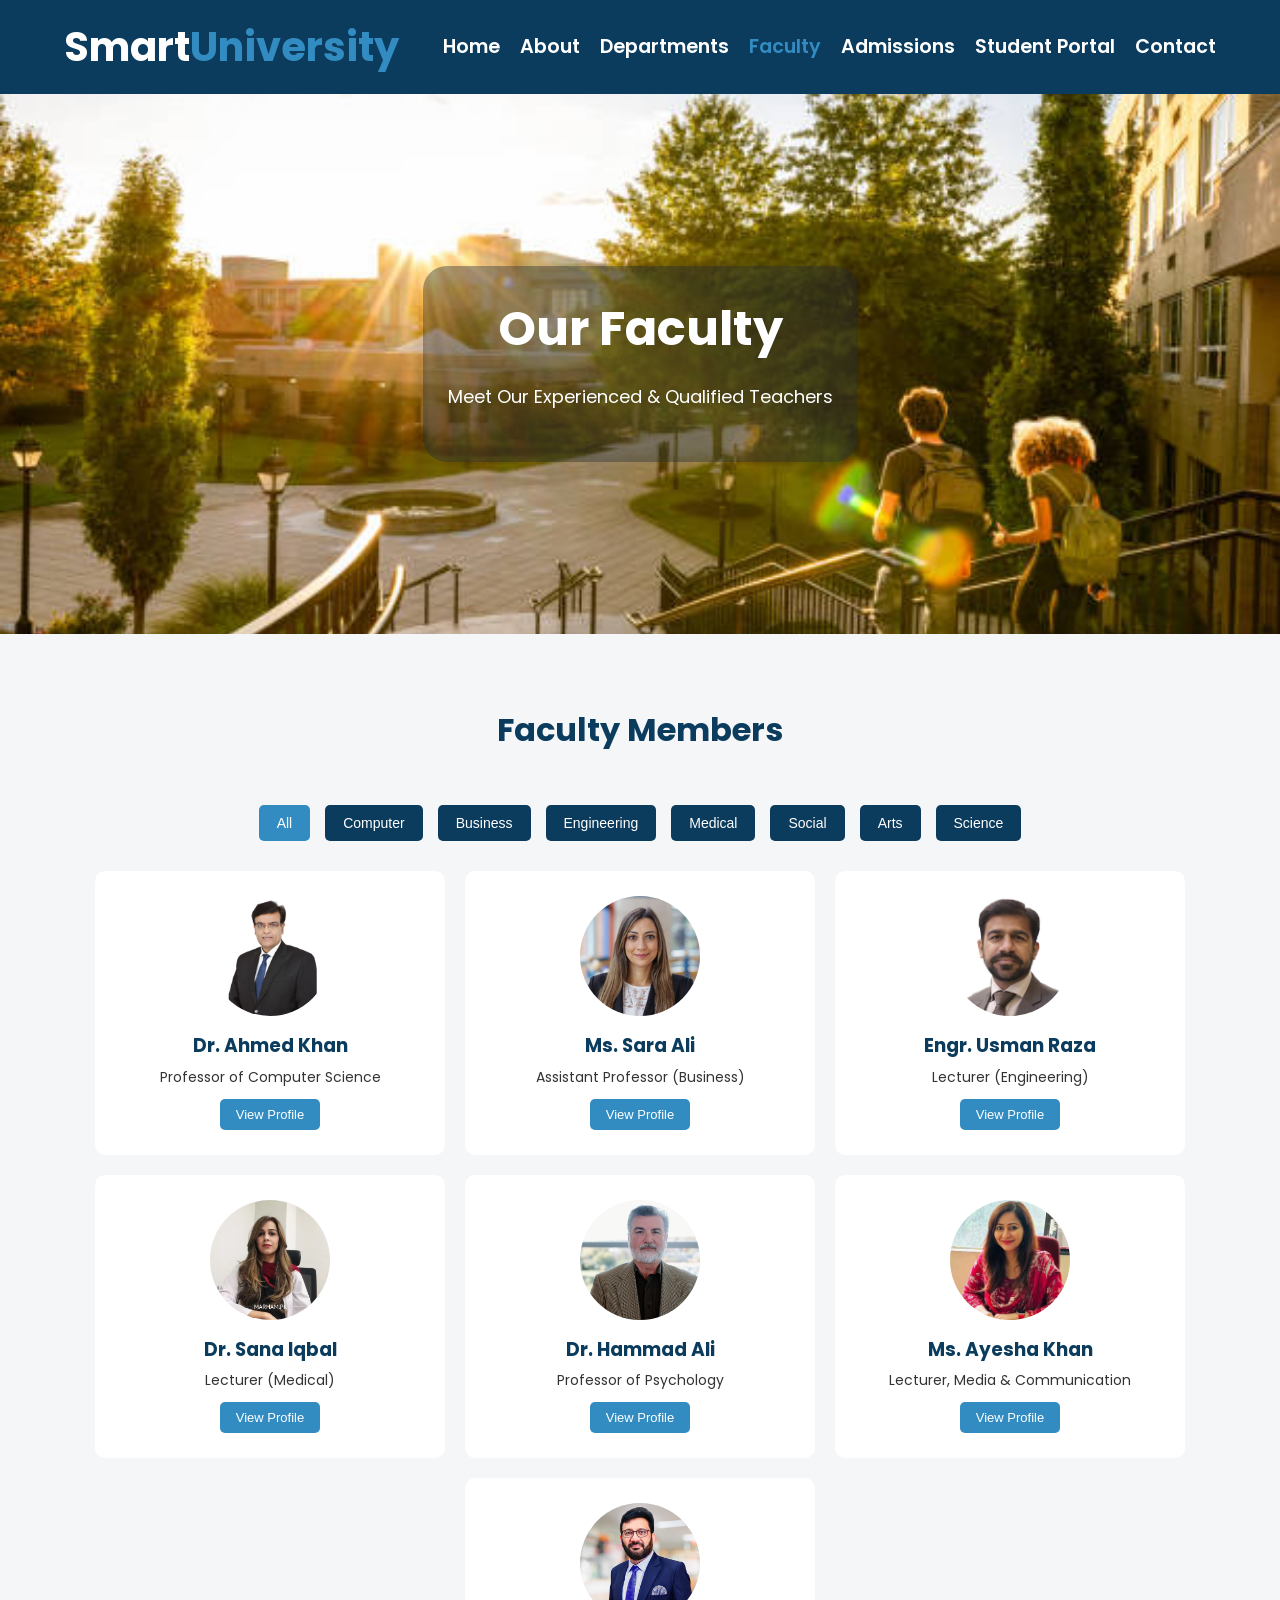
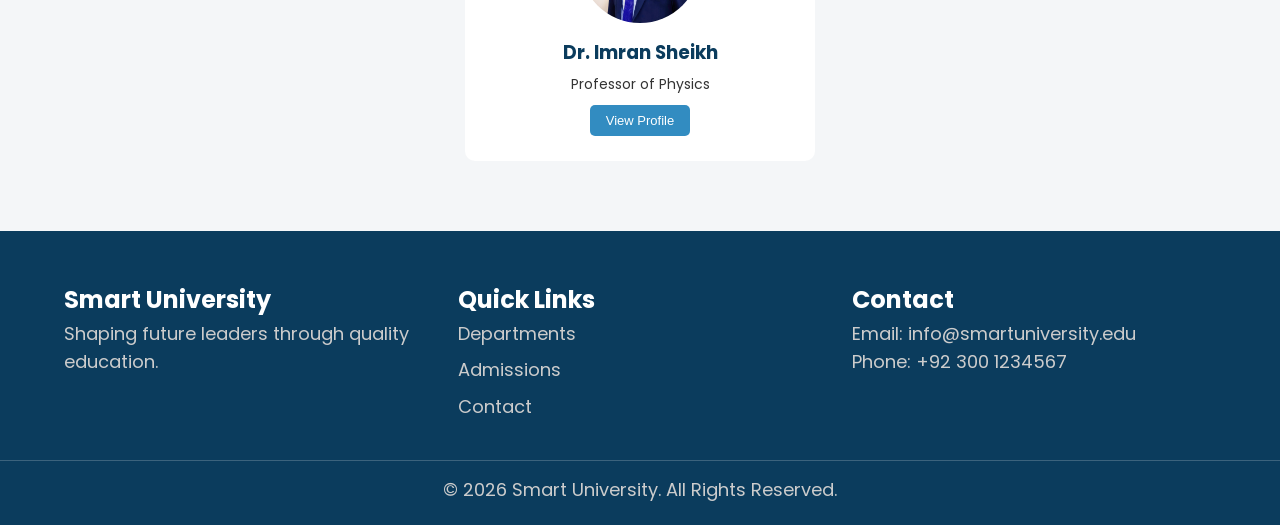
<file: faculty.html>
<!DOCTYPE html>
<html lang="en">
<head>
    <meta charset="UTF-8">
    <title>Faculty | Smart University</title>
    <meta name="viewport" content="width=device-width, initial-scale=1.0">

    <!-- Google Font -->
    <link href="https://fonts.googleapis.com/css2?family=Poppins:wght@300;400;500;600;700&display=swap" rel="stylesheet">

    <!-- Main CSS -->
    <link rel="stylesheet" href="css/style.css">
</head>
<body>

<!-- ================= HEADER / NAVBAR ================= -->
<header class="header">
    <div class="container nav">
        <h2 class="logo">Smart<span>University</span></h2>
        <div id="hamburger" class="hamburger">☰</div>

        <nav id="navMenu" class="nav-menu">
            <ul class="nav-links">
                <li><a href="index.html">Home</a></li>
                <li><a href="about.html">About</a></li>
                <li><a href="departments.html">Departments</a></li>
                <li><a href="faculty.html" class="active">Faculty</a></li>
                <li><a href="admissions.html">Admissions</a></li>
                <li><a href="student-portal.html">Student Portal</a></li>
                <li><a href="contact.html">Contact</a></li>
            </ul>
        </nav>
    </div>
</header>

<!-- ================= PAGE BANNER ================= -->
<section class="hero" style="height:60vh;">
    <div class="hero-overlay">
        <div class="hero-content">
            <h1>Our Faculty</h1>
            <p>Meet Our Experienced & Qualified Teachers</p>
        </div>
    </div>
</section>

<!-- ================= FACULTY SECTION ================= -->
<section class="features">
  <div class="container">
    <h2 class="section-title">Faculty Members</h2>

    <!-- Filter Buttons -->
    <div class="filter-bar">
      <button class="active" data-filter="all">All</button>
      <button data-filter="cs">Computer</button>
      <button data-filter="business">Business</button>
      <button data-filter="engineering">Engineering</button>
      <button data-filter="medical">Medical</button>
      <button data-filter="social">Social</button>
      <button data-filter="arts">Arts</button>
      <button data-filter="science">Science</button>
    </div>

    <!-- Faculty Grid -->
    <div class="faculty-flex">

      <!-- Computer Science -->
      <div class="faculty-card" data-department="cs">
        <img src="images/teacher1.jpg" alt="Dr. Ahmed Khan, Professor of Computer Science">
        <h3>Dr. Ahmed Khan</h3>
        <p>Professor of Computer Science</p>
        <button onclick="openModal('Dr. Ahmed Khan','PhD Computer Science with 15+ years of teaching and research experience in AI and Web Technologies.')">
          View Profile
        </button>
      </div>

      <!-- Business -->
      <div class="faculty-card" data-department="business">
        <img src="images/teacher2.jpg" alt="Ms. Sara Ali, Assistant Professor of Business">
        <h3>Ms. Sara Ali</h3>
        <p>Assistant Professor (Business)</p>
        <button onclick="openModal('Ms. Sara Ali','MBA with specialization in Marketing and 10+ years of corporate and academic experience.')">
          View Profile
        </button>
      </div>

      <!-- Engineering -->
      <div class="faculty-card" data-department="engineering">
        <img src="images/teacher3.jpg" alt="Engr. Usman Raza, Lecturer in Engineering">
        <h3>Engr. Usman Raza</h3>
        <p>Lecturer (Engineering)</p>
        <button onclick="openModal('Engr. Usman Raza','MS Electrical Engineering, expert in power systems and industrial automation.')">
          View Profile
        </button>
      </div>

      <!-- Medical -->
      <div class="faculty-card" data-department="medical">
        <img src="images/teacher4.webp" alt="Dr. Sana Iqbal, Lecturer in Medical">
        <h3>Dr. Sana Iqbal</h3>
        <p>Lecturer (Medical)</p>
        <button onclick="openModal('Dr. Sana Iqbal','PhD in Pharmacy, expert in clinical pharmacy and patient care.')">
          View Profile
        </button>
      </div>

      <!-- Social Sciences -->
      <div class="faculty-card" data-department="social">
        <img src="images/teacher5.jpeg" alt="Dr. Hammad Ali, Professor of Psychology">
        <h3>Dr. Hammad Ali</h3>
        <p>Professor of Psychology</p>
        <button onclick="openModal('Dr. Hammad Ali','PhD in Psychology, specialized in counseling and research.')">
          View Profile
        </button>
      </div>

      <!-- Arts -->
      <div class="faculty-card" data-department="arts">
        <img src="images/teacher6.jpg" alt="Ms. Ayesha Khan, Lecturer in Media & Communication">
        <h3>Ms. Ayesha Khan</h3>
        <p>Lecturer, Media & Communication</p>
        <button onclick="openModal('Ms. Ayesha Khan','Expert in journalism, digital media and broadcasting.')">
          View Profile
        </button>
      </div>

      <!-- Science -->
      <div class="faculty-card" data-department="science">
        <img src="images/teacher7.jpg" alt="Dr. Imran Sheikh, Professor of Physics">
        <h3>Dr. Imran Sheikh</h3>
        <p>Professor of Physics</p>
        <button onclick="openModal('Dr. Imran Sheikh','PhD in Physics, expert in research and applied sciences.')">
          View Profile
        </button>
      </div>

    </div>
  </div>
</section>

<!-- ================= MODAL ================= -->
<div class="modal" id="facultyModal" tabindex="-1">
    <div class="modal-content">
        <span class="close-btn" onclick="closeModal()">&times;</span>
        <h3 id="modalName"></h3>
        <p id="modalDetails"></p>
    </div>
</div>

<!-- ================= FOOTER ================= -->
<footer class="footer">
    <div class="container footer-grid">
        <div>
            <h2>Smart University</h2>
            <p>Shaping future leaders through quality education.</p>
        </div>

        <div>
            <h2>Quick Links</h2>
            <ul>
                <li><a href="departments.html">Departments</a></li>
                <li><a href="admissions.html">Admissions</a></li>
                <li><a href="contact.html">Contact</a></li>
            </ul>
        </div>

        <div>
            <h2>Contact</h2>
            <p>Email: info@smartuniversity.edu</p>
            <p>Phone: +92 300 1234567</p>
        </div>
    </div>

    <div class="footer-bottom">
        <p>© 2026 Smart University. All Rights Reserved.</p>
    </div>
</footer>

<!-- ================= PAGE JS ================= -->

<script src="js/script.js"></script>

<script>
    const modal = document.getElementById("facultyModal");
    const modalName = document.getElementById("modalName");
    const modalDetails = document.getElementById("modalDetails");

    // Filter Buttons
    const filterButtons = document.querySelectorAll('.features .filter-bar button');
    // Faculty Cards
    const facultyCards = document.querySelectorAll('.faculty-card');

    filterButtons.forEach(button => {
        button.addEventListener('click', () => {
            // Active button highlight
            filterButtons.forEach(btn => btn.classList.remove('active'));
            button.classList.add('active');

            const filter = button.getAttribute('data-filter');

            facultyCards.forEach(card => {
                if (filter === 'all' || card.getAttribute('data-department') === filter) {
                    card.style.display = 'block';
                } else {
                    card.style.display = 'none';
                }
            });
        });
    });

    function openModal(name, details){
        modalName.innerText = name;
        modalDetails.innerText = details;
        modal.style.display = "flex";
        modal.focus(); // Set focus to modal for accessibility
    }

    function closeModal(){
        modal.style.display = "none";
    }

    window.onclick = function(e){
        if(e.target === modal){
            closeModal();
        }
    }

    // Close modal with Escape key
    window.addEventListener('keydown', function(event) {
        if (event.key === "Escape") {
            closeModal();
        }
    });
</script>

</body>
</html>
</file>
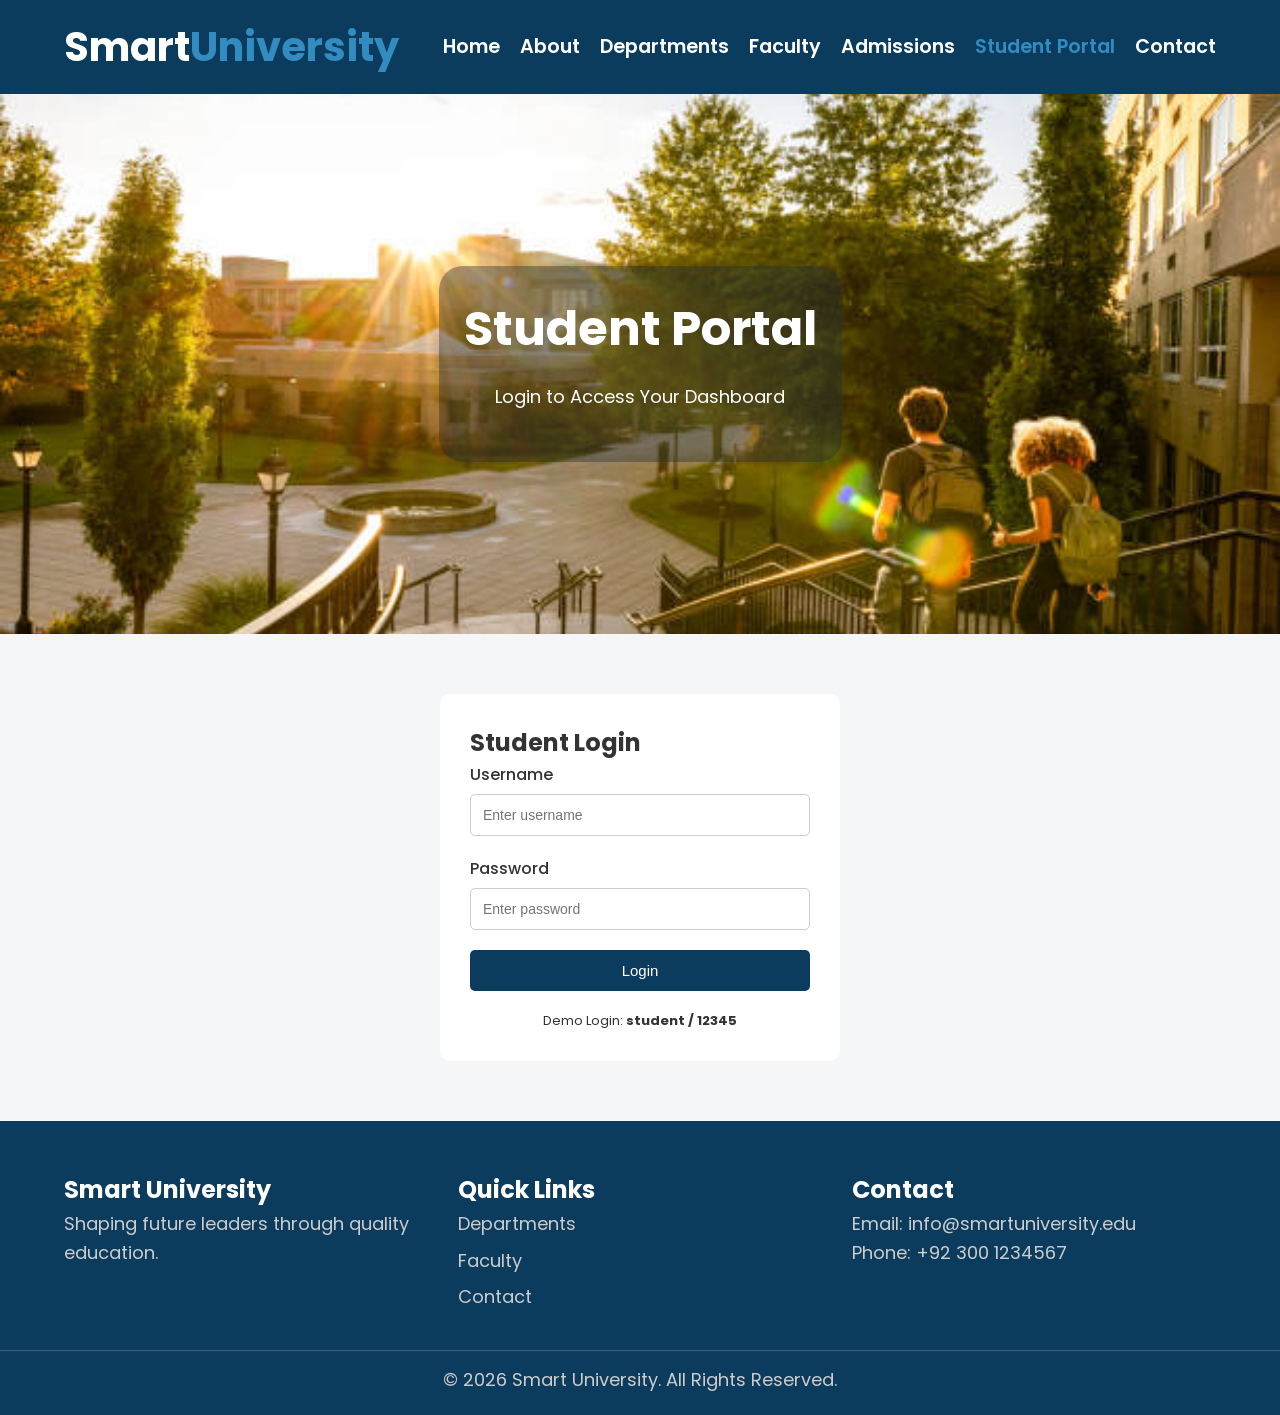
<file: student-portal.html>
<!DOCTYPE html>
<html lang="en">

<head>
    <meta charset="UTF-8">
    <meta name="viewport" content="width=device-width, initial-scale=1.0">

    <title>Student Portal | Smart University</title>
    <meta name="description" content="Student portal login for Smart University.">

    <!-- Google Font -->
    <link rel="preconnect" href="https://fonts.googleapis.com">
    <link rel="preconnect" href="https://fonts.gstatic.com" crossorigin>
    <link href="https://fonts.googleapis.com/css2?family=Poppins:wght@300;400;500;600;700&display=swap" rel="stylesheet">

    <!-- Main CSS -->
    <link rel="stylesheet" href="css/style.css">
    <style>
        /* Inline CSS to hide the dashboard by default */
        #dashboard {
            display: none;
        }
    </style>
</head>

<body>

<!-- ================= HEADER ================= -->
<header class="header">
    <div class="container nav">

        <h2 class="logo">Smart<span>University</span></h2>
        <div id="hamburger" class="hamburger">☰</div>

        <nav id="navMenu" class="nav-menu">
            <ul class="nav-links">
                <li><a href="index.html">Home</a></li>
                <li><a href="about.html">About</a></li>
                <li><a href="departments.html">Departments</a></li>
                <li><a href="faculty.html">Faculty</a></li>
                <li><a href="admissions.html">Admissions</a></li>
                <li><a href="student-portal.html" class="active">Student Portal</a></li>
                <li><a href="contact.html">Contact</a></li>
            </ul>
        </nav>

    </div>
</header>


<main>

<!-- ================= PAGE BANNER ================= -->
<section class="hero small-hero" style="height: 60vh;">
    <div class="hero-overlay">
        <div class="hero-content">
            <h1>Student Portal</h1>
            <p>Login to Access Your Dashboard</p>
        </div>
    </div>
</section>


<!-- ================= LOGIN FORM ================= -->
<div class="portal-container" id="loginBox">

    <h2>Student Login</h2>

    <form id="loginForm" onsubmit="return portalLogin()">

        <div class="portal-group">
            <label for="username">Username</label>
            <input type="text" id="username" name="username" placeholder="Enter username" required>
        </div>

        <div class="portal-group">
            <label for="password">Password</label>
            <input type="password" id="password" name="password" placeholder="Enter password" required>
        </div>

        <div class="portal-group">
            <button type="submit">Login</button>
        </div>

        <p style="font-size:13px;text-align:center;">
            Demo Login: <b>student / 12345</b>
        </p>

    </form>

</div>


<!-- ================= DASHBOARD ================= -->
<div class="dashboard" id="dashboard">

    <h2 class="section-title">Student Dashboard</h2>

    <div class="dashboard-grid">

        <div class="dash-card">
            <h3>My Courses</h3>
            <p>Computer Science, Web Development</p>
        </div>

        <div class="dash-card">
            <h3>Attendance</h3>
            <p>85% Overall Attendance</p>
        </div>

        <div class="dash-card">
            <h3>Notices</h3>
            <p>Mid-term exams start from 10th March</p>
        </div>

    </div>

</div>

</main>


<!-- ================= FOOTER ================= -->
<footer class="footer">

    <div class="container footer-grid">

        <div>
            <h2>Smart University</h2>
            <p>Shaping future leaders through quality education.</p>
        </div>

        <div>
            <h2>Quick Links</h2>
            <ul>
                <li><a href="departments.html">Departments</a></li>
                <li><a href="faculty.html">Faculty</a></li>
                <li><a href="contact.html">Contact</a></li>
            </ul>
        </div>

        <div>
            <h2>Contact</h2>
            <p>Email: info@smartuniversity.edu</p>
            <p>Phone: +92 300 1234567</p>
        </div>

    </div>

    <div class="footer-bottom">
        <p>© <span id="year"></span> Smart University. All Rights Reserved.</p>
    </div>

</footer>


<!-- ================= JS ================= -->

<script src="js/script.js"></script>

<script>

    // Auto Footer Year
    document.getElementById("year").textContent = new Date().getFullYear();

    function portalLogin() {

        const user = document.getElementById("username").value.trim();
        const pass = document.getElementById("password").value.trim();

        if (user === "" || pass === "") {
            alert("Please enter username and password");
            return false;
        }

        if (user === "student" && pass === "12345") {

            document.getElementById("loginBox").style.display = "none";
            document.getElementById("dashboard").style.display = "block";

            return false;
        } else {
            alert("Invalid login details");
            return false;
        }
    }

</script>

</body>
</html>
</file>
<file: css/style.css>
/* ===============================
   GLOBAL STYLES
================================ */
* {
    margin: 0;
    padding: 0;
    box-sizing: border-box;
}

body {
    font-family: 'Poppins', sans-serif;
    line-height: 1.6;
    color: #333;
    background: #f4f6f8;
}

a {
    text-decoration: none;
    color: inherit;
}

img {
    width: 100%;
    display: block;
}

.container {
    width: 90%;
    max-width: 1200px;
    margin: auto;
}

/* ===============================
   HEADER / NAVBAR
================================ */
.header {
    background: #0b3c5d;
    padding: 15px 0;
    position: sticky;
    top: 0;
    z-index: 1000;
}

.nav {
    display: flex;
    align-items: center;
    justify-content: space-between;
}

.nav .logo {
    margin-left: 0;
}

.logo {
    color: #fff;
    font-size: 2.5rem;
    font-weight: 700;
    margin-right: 30px;
}

.logo span {
    color: #328cc1;
}

.hamburger {
    cursor: pointer;
    display: none;
    color: #fff;
    font-size: 2rem;
}

.nav-menu {
    display: flex;
}

.nav-links {
    list-style: none;
    display: flex;
    gap: 20px;
}

.nav-links a {
    color: #fff;
    font-size: 1.2rem;
    font-weight: 600;
    transition: all 0.3s;
    flex-wrap: wrap;
}

.nav-links a:hover,
.nav-links a.active {
    color: #328cc1;
}

/* ===============================
   HERO
================================ */
.hero {
    height: 90vh;
    background: url("/images/graduation-cremony.jpg") no-repeat center/cover;
    position: relative;
}

.hero-overlay {
    height: 100%;
    display: flex;
    align-items: center;
    justify-content: center;
}

.hero-content {
    background: rgba(35, 45, 50, 0.4);
    color: #fff;
    text-align: center;
    max-width: 700px;
    border-radius: 1.5rem;
    padding: 25px;
}

.hero-content h1 {
    font-size: 48px;
    margin-bottom: 15px;
}

.hero-content p {
    font-size: 18px;
    margin-bottom: 25px;
}

/* ===============================
   BUTTONS
================================ */
.btn {
    background: #328cc1;
    color: #fff;
    padding: 12px 30px;
    border-radius: 5px;
    font-size: 15px;
    transition: all 0.3s;
}

.btn:hover {
    background: #256b96;
}

.btn-secondary {
    display: inline-block;
    margin-top: 15px;
    color: #0b3c5d;
    font-weight: 600;
}

/* ===============================
   ABOUT
================================ */
.about {
    padding: 70px 0;
    background: #fff;
}

.about-grid {
    display: grid;
    grid-template-columns: 1fr 1fr;
    gap: 40px;
    align-items: center;
}

.about-text h2 {
    font-size: 32px;
    margin-bottom: 15px;
    color: #0b3c5d;
}

.about-image img {
    border-radius: 10px;
}

/* ===============================
   COUNTER
================================ */
.counter {
    background: #0b3c5d;
    color: #fff;
    padding: 60px 0;
}

.counter-grid {
    display: grid;
    grid-template-columns: repeat(4, 1fr);
    gap: 30px;
    text-align: center;
}

.counter-box h3 {
    font-size: 40px;
    color: #328cc1;
}

/* ===============================
   FEATURES
================================ */
.features {
    padding: 70px 0;
    background: #f4f6f8;
}

.section-title {
    text-align: center;
    font-size: 32px;
    color: #0b3c5d;
    margin-bottom: 50px;
}

.features-grid {
    display: grid;
    grid-template-columns: repeat(3, 1fr);
    gap: 30px;
}

.feature-card {
    background: #fff;
    padding: 30px;
    border-radius: 10px;
    text-align: center;
    transition: all 0.3s;
}

.feature-card:hover {
    transform: translateY(-8px);
    box-shadow: 0 10px 20px rgba(0, 0, 0, 0.1);
}

/* ===============================
   DEPARTMENTS
================================ */
.filter-bar {
    display: flex;
    gap: 15px;
    justify-content: center;
    margin-bottom: 30px;
}

.filter-bar button {
    padding: 10px 18px;
    border: none;
    border-radius: 5px;
    cursor: pointer;
    background: #0b3c5d;
    color: #fff;
    font-size: 14px;
    transition: background 0.3s;
}

.filter-bar button.active {
    background: #328cc1;
}

.dept-grid {
    display: grid;
    grid-template-columns: repeat(3, 1fr);
    gap: 30px;
}

.dept-card {
    background: #fff;
    padding: 25px;
    border-radius: 10px;
    transition: all 0.3s;
}

.dept-card:hover {
    transform: translateY(-6px);
    box-shadow: 0 10px 20px rgba(0, 0, 0, 0.1);
}

.dept-card h3 {
    color: #0b3c5d;
    margin-bottom: 10px;
}

/* ===============================
   FACULTY
================================ */
.faculty-flex {
    display: flex;
    flex-wrap: wrap;
    justify-content: center;
    align-items: center;
    gap: 20px;
}

.faculty-card {
    width: 350px;
    background: #fff;
    padding: 25px;
    border-radius: 10px;
    text-align: center;
    transition: all 0.3s;
}

.faculty-card:hover {
    transform: translateY(-6px);
    box-shadow: 0 10px 20px rgba(0, 0, 0, 0.1);
}

.faculty-card img {
    width: 120px;
    height: 120px;
    border-radius: 50%;
    object-fit: cover;
    margin: 0 auto 15px;
}

.faculty-card h3 {
    color: #0b3c5d;
    margin-bottom: 5px;
}

.faculty-card p {
    font-size: 14px;
    margin-bottom: 10px;
}

.faculty-card button {
    padding: 8px 16px;
    border: none;
    background: #328cc1;
    color: #fff;
    border-radius: 5px;
    cursor: pointer;
    font-size: 13px;
}

/* ===============================
   MODAL
================================ */
.modal {
    display: none;
    position: fixed;
    inset: 0;
    background: rgba(0, 0, 0, 0.6);
    justify-content: center;
    align-items: center;
    z-index: 2000;
}

.modal-content {
    background: #fff;
    padding: 30px;
    max-width: 500px;
    width: 90%;
    border-radius: 10px;
    position: relative;
}

.close-btn {
    position: absolute;
    top: 10px;
    right: 15px;
    font-size: 22px;
    cursor: pointer;
}

/* ===============================
   FORMS (Admission + Contact + Portal)
================================ */
.form-container,
.contact-form,
.contact-info,
.portal-container {
    background: #fff;
    padding: 30px;
    border-radius: 10px;
}

.form-container {
    max-width: 700px;
    margin: auto;
}

.portal-container {
    max-width: 400px;
    margin: 60px auto;
}

.contact-container {
    display: flex;
    gap: 40px;
    flex-wrap: wrap;
    margin: 50px auto;
    max-width: 1000px;
}

.contact-form {
    width: 50%;
}

.contact-info {
    width: 45%;
}

.contact-info p {
    line-height: 2;
}

.contact-info iframe {
    height: 65%;
    margin-top: 45px;
    width: 100%; /* Ensure iframe takes full width */
}

.form-group,
.portal-group {
    margin-bottom: 20px;
}

.form-group label,
.portal-group label {
    display: block;
    margin-bottom: 6px;
    font-weight: 500;
}

.form-group input,
.form-group select,
.form-group textarea,
.portal-group input {
    width: 100%;
    padding: 12px;
    border: 1px solid #ccc;
    border-radius: 5px;
    font-size: 14px;
}

.form-group textarea {
    resize: none;
    height: 100px;
}

.form-group button,
.portal-group button {
    background: #0b3c5d;
    color: #fff;
    padding: 12px 25px;
    border: none;
    border-radius: 5px;
    font-size: 15px;
    cursor: pointer;
    width: 100%;
    transition: background 0.3s;
}

.form-group button:hover,
.portal-group button:hover {
    background: #328cc1;
}

/* ===============================
   DASHBOARD
================================ */
.dashboard {
    max-width: 900px;
    margin: 60px auto;
    display: none; /* Make sure to toggle this display as needed */
}

.dashboard-grid {
    display: grid;
    grid-template-columns: repeat(3, 1fr);
    gap: 25px;
}

.dash-card {
    background: #fff;
    padding: 25px;
    border-radius: 10px;
    text-align: center;
}

.dash-card h3 {
    color: #0b3c5d;
}

/* ===============================
   FOOTER
================================ */
.footer {
    background: #0b3c5d;
    color: #fff;
    padding: 50px 0 20px;
}

.footer-grid {
    display: grid;
    grid-template-columns: repeat(3, 1fr);
    gap: 30px;
}

.footer ul {
    list-style: none;
}

.footer ul li {
    margin-bottom: 8px;
    color: #ccc;
    font-size: 18px;
}

.footer p {
    color: #ccc;
    font-size: 18px;
}

.footer ul li a:hover {
    color: #328cc1;
}

.footer-bottom {
    text-align: center;
    margin-top: 30px;
    font-size: 14px;
    border-top: 1px solid rgba(255, 255, 255, 0.2);
    padding-top: 15px;
}

.footer-bottom p {
    color: #ccc;
    font-size: 18px;
}

/* ===============================
   RESPONSIVE
================================ */

@media (max-width:999px){

    .logo{
        font-size: 2rem;
    }

    .hamburger{
        display:block;
        cursor:pointer;
    }

    .nav-menu{
        display:none;
        position:absolute;
        top:80px;
        right:0px;
        width:250px;
        background:#0b3c5d;
        border-radius: 0 0 10px 10px;
        padding:20px;
    }

    .nav-menu.active{
        display:block;
    }

    .nav-links{
        flex-direction:column;
        gap:10px;
    }

    .nav-links li{
        width:100%;
    }

    .nav-links a{
        display:block;
        width:100%;
        padding:10px;
    }

    .about-grid,
    .features-grid,
    .counter-grid,
    .footer-grid{
        grid-template-columns:1fr 1fr;
    }

    .dept-grid{
        grid-template-columns:1fr 1fr;
    }

    .filter-bar {
        display: flex;
        justify-content: start;
        gap: 10px;
        padding: 15px 10px;
        overflow-x: auto;
        white-space: nowrap;
        scroll-behavior: smooth;
        top: 165px;
    }

    .filter-bar::-webkit-scrollbar {
        display: none;
    }

    .filter-bar {
        -ms-overflow-style: none;
        scrollbar-width: none;
    }

    .filter-bar button{
        padding:10px 18px;
        border:none;
        border-radius:5px;
        cursor:pointer;
        background:#0b3c5d;
        color:#fff;
        font-size:14px;
    }

    .hero-content h1{
        font-size:36px;
    }

    .contact-form{
        width: 100%;
    }

    .contact-info{
        width: 100%;
    }
}

@media (max-width:600px){

    .logo{
        font-size: 1.85rem;
    }

    .hamburger{
        display:block;
        cursor:pointer;
    }

    .nav-menu{
        display:none;
        position:absolute;
        top:80px;
        right:0px;
        width:250px;
        background:#0b3c5d;
        border-radius: 0 0 10px 10px;
        padding:20px;
    }

    .nav-menu.active{
        display:block;
    }

    .nav-links{
        flex-direction:column;
        gap:10px;
    }

    .nav-links li{
        width:100%;
    }

    .nav-links a{
        display:block;
        width:100%;
        padding:10px;
    }

    .about-grid,
    .features-grid,
    .counter-grid,
    .footer-grid,
    .dept-grid,
    .dashboard-grid{
        grid-template-columns:1fr;
    }

    .hero{
        height:70vh;
    }

    .hero-content h1{
        font-size:28px;
    }

    .filter-bar {
        display: flex;
        justify-content: start;
        gap: 10px;
        padding: 15px 10px;
        overflow-x: auto;
        white-space: nowrap;
        scroll-behavior: smooth;
        top: 165px;
    }

    .filter-bar::-webkit-scrollbar {
        display: none;
    }

    .filter-bar {
        -ms-overflow-style: none;
        scrollbar-width: none;
    }

    .filter-bar button{
        padding:10px 18px;
        border:none;
        border-radius:5px;
        cursor:pointer;
        background:#0b3c5d;
        color:#fff;
        font-size:14px;
    }

    .contact-container{
        flex-direction:column;
    }

    .footer-bottom p{
        font-size: medium;
    }
}
</file>
